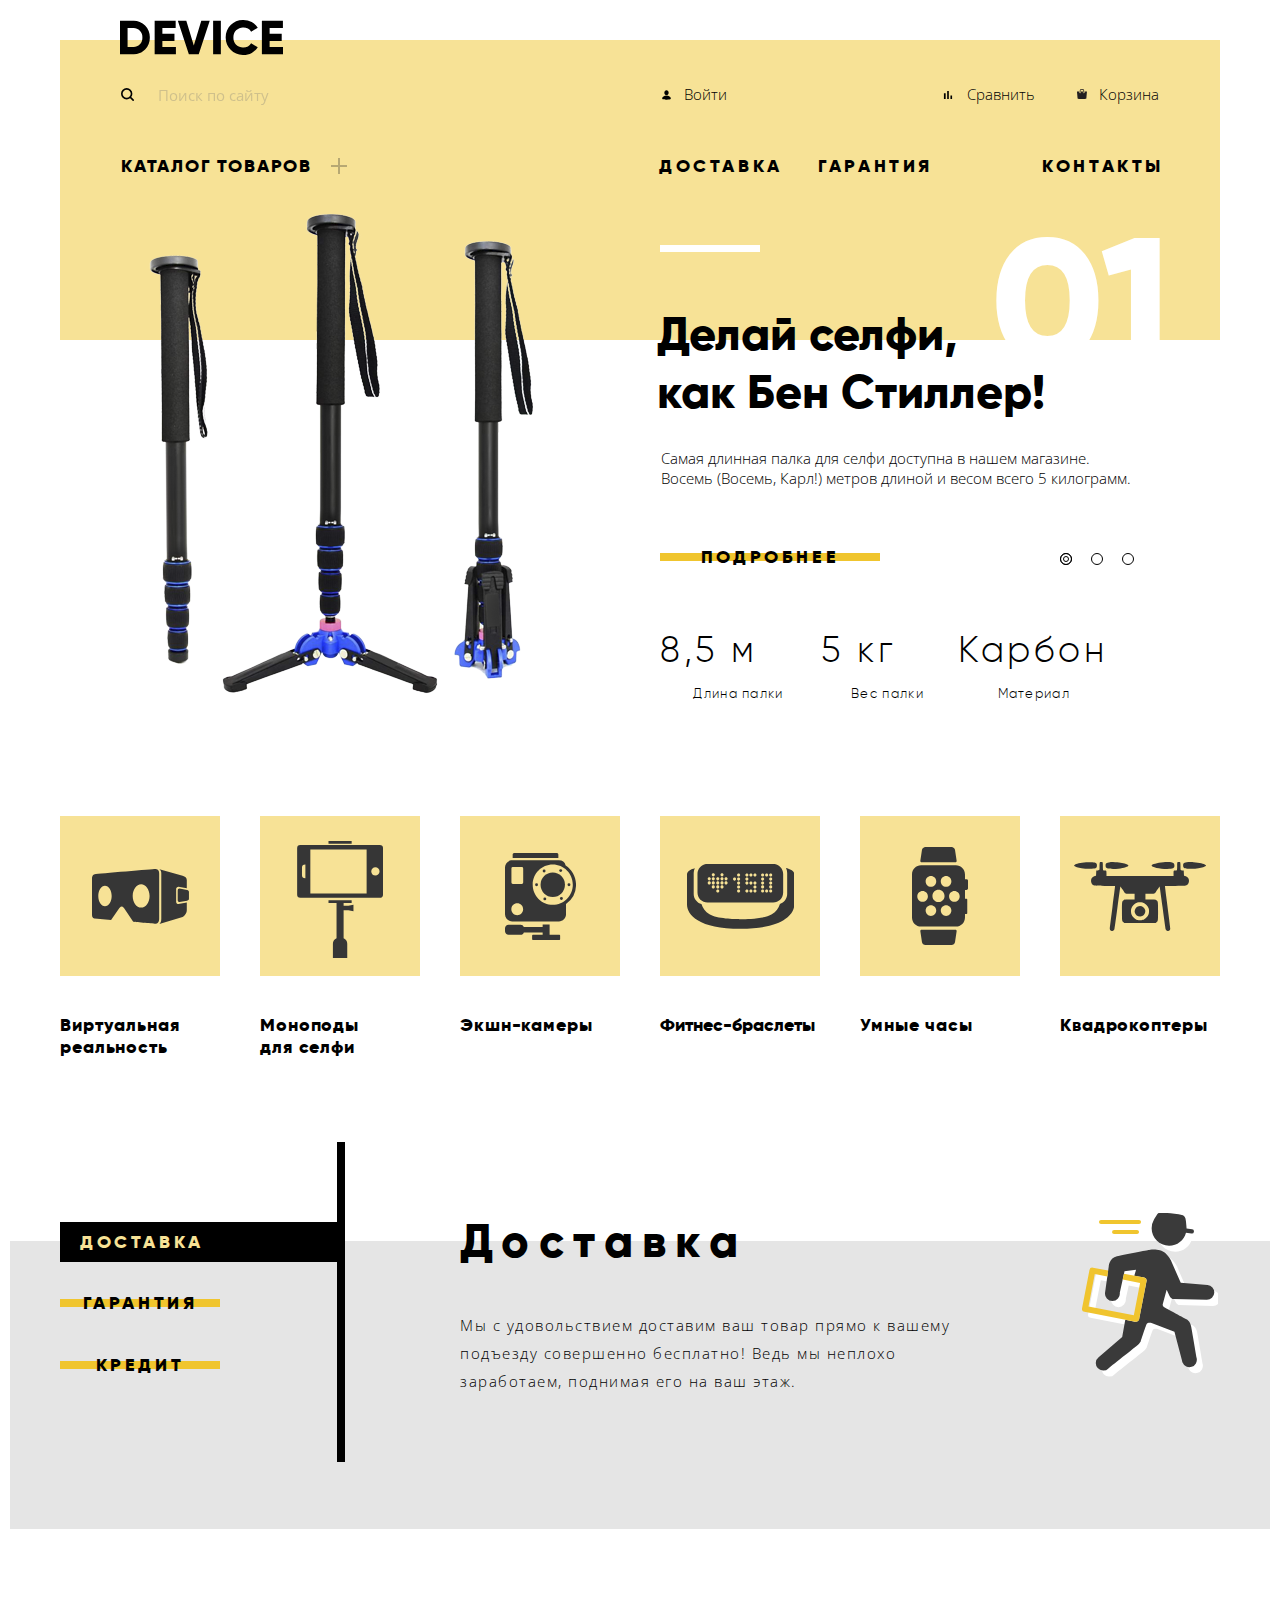
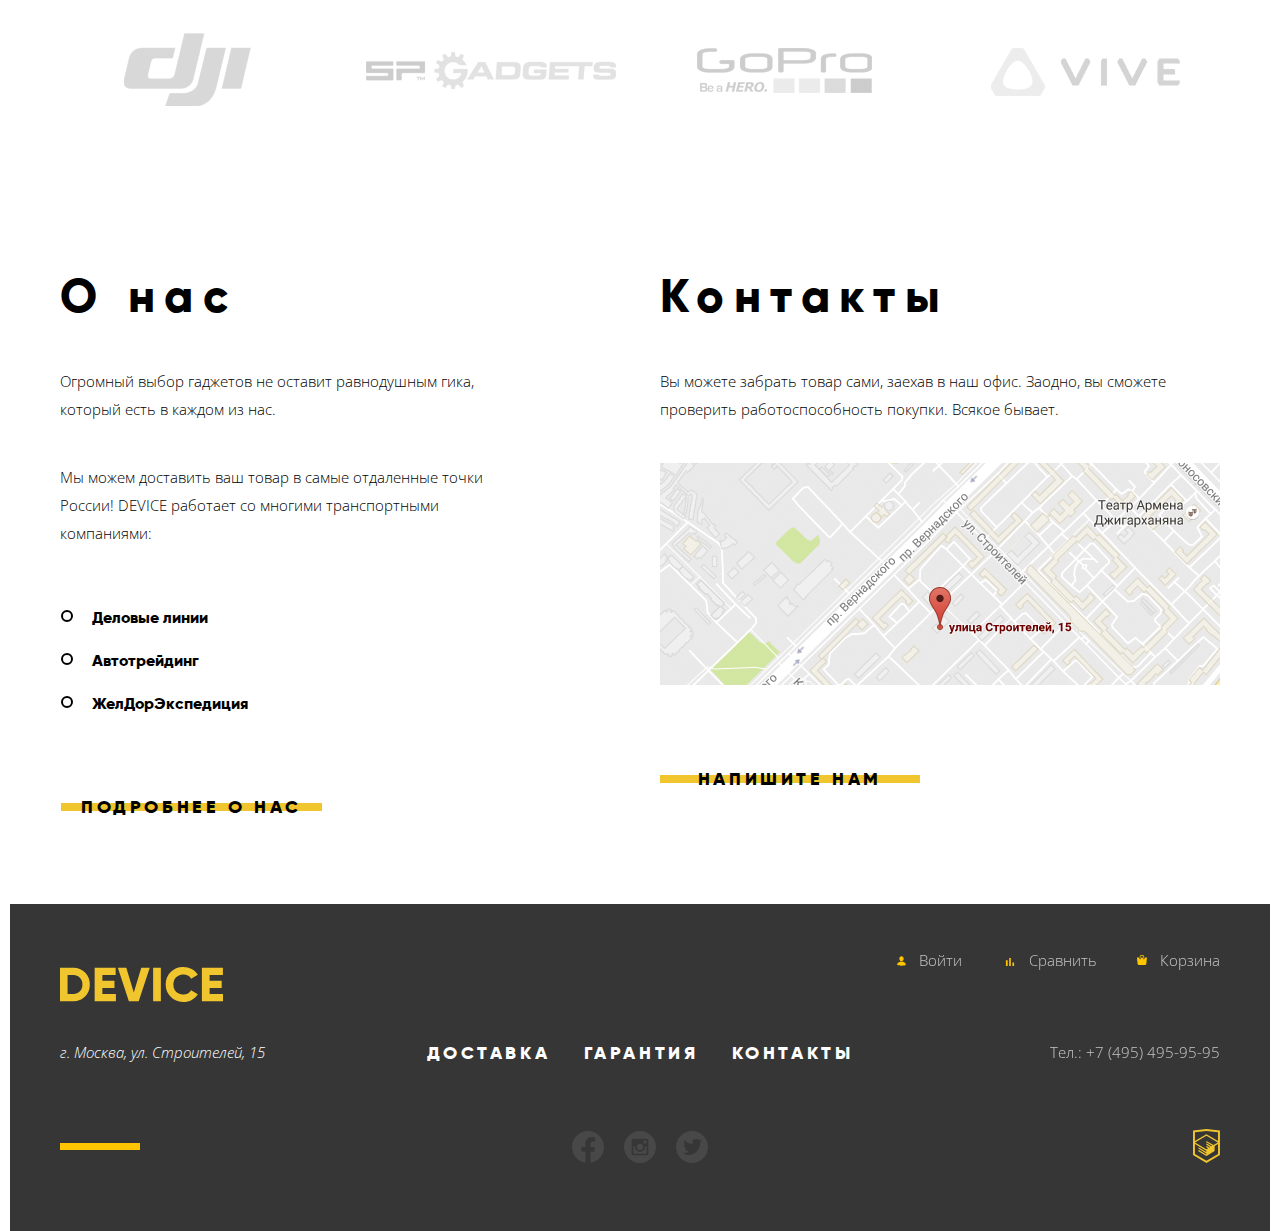
<file: index.html>
<!DOCTYPE html>
<html class="page" lang="ru" xmlns="http://www.w3.org/1999/xhtml">

<head>
  <meta charset="utf-8">
  <link rel="stylesheet" href="css/normalize.css">
  <link rel="stylesheet" href="css/style.min.css">
  <link href="https://fonts.googleapis.com/css2?family=Open+Sans:wght@300&display=swap" rel="stylesheet">
  <title>HTML Academy: Девайс</title>
</head>
<body class="page-body index-page">
<header class="main-header container">
  <a class="main-logo" id="logo">
    <svg width="163" height="35" viewBox="0 0 163 35" fill="none" xmlns="http://www.w3.org/2000/svg">
      <g clip-path="url(#clip0)">
        <path fill-rule="evenodd" clip-rule="evenodd" d="M-0.151001 0.701993V34.302H13.381C15.5624 34.3553 17.7309 33.954 19.7487 33.1235C21.7665 32.2929 23.5892 31.0514 25.101 29.478C26.6506 27.9007 27.8665 26.0273 28.6761 23.9697C29.4857 21.912 29.8724 19.7124 29.813 17.502C29.8724 15.2916 29.4857 13.092 28.6761 11.0343C27.8665 8.97669 26.6506 7.1033 25.101 5.52599C23.5891 3.9527 21.7663 2.7113 19.7486 1.88079C17.7308 1.05028 15.5623 0.648834 13.381 0.701993H-0.151001ZM7.582 26.91V8.09099H13.382C14.5845 8.04309 15.7838 8.24675 16.903 8.68895C18.0223 9.13115 19.0369 9.80215 19.882 10.659C20.7304 11.5766 21.3875 12.6541 21.8149 13.8285C22.2422 15.0029 22.4313 16.2507 22.371 17.499C22.4313 18.7473 22.2423 19.9951 21.8149 21.1695C21.3876 22.3439 20.7305 23.4214 19.882 24.339C19.0371 25.196 18.0225 25.8672 16.9032 26.3094C15.7839 26.7516 14.5845 26.9551 13.382 26.907H7.582V26.91ZM42.382 20.958H54.464V13.658H42.378V8.09099H55.669V0.701993H34.645V34.302H55.91V26.91H42.378V20.958H42.382ZM78.725 34.302L89.744 0.701993H81.286L73.795 25.422L66.304 0.701993H57.847L68.866 34.302H78.725ZM93.125 34.302H100.858V0.701993H93.125V34.302ZM131.74 32.886C134.233 31.574 136.321 29.6076 137.781 27.198L131.111 23.358C130.381 24.659 129.279 25.7121 127.946 26.382C126.505 27.1262 124.903 27.504 123.282 27.482C121.962 27.5449 120.643 27.3343 119.408 26.8635C118.173 26.3927 117.048 25.6718 116.105 24.746C115.195 23.7791 114.489 22.6393 114.028 21.3942C113.568 20.1492 113.362 18.8242 113.423 17.498C113.362 16.1718 113.568 14.8468 114.028 13.6017C114.489 12.3567 115.195 11.2168 116.105 10.25C117.048 9.32422 118.173 8.60333 119.408 8.13252C120.643 7.6617 121.962 7.45113 123.282 7.51399C124.893 7.49098 126.486 7.86172 127.921 8.59399C129.263 9.2718 130.373 10.3326 131.111 11.642L137.781 7.80199C136.294 5.39746 134.191 3.43378 131.691 2.11399C129.109 0.720899 126.216 0.00268346 123.282 0.0259933C113.503 -0.246007 105.485 7.71699 105.691 17.498C105.483 27.279 113.5 35.245 123.279 34.974C126.229 35.0012 129.138 34.283 131.737 32.886H131.74ZM149.621 20.958H161.703V13.658H149.618V8.09099H162.908V0.701993H141.885V34.302H163.15V26.91H149.618V20.958H149.621Z" fill="black"/>
      </g>
      <defs>
        <clipPath>
          <rect width="163" height="35" fill="white"/>
        </clipPath>
      </defs>
    </svg>
  </a>
  <nav class="main-navigation" aria-label="Навигация по сайту">
    <div class="user-navigation-wrapper">
      <form class="form-search" action="https://echo.htmlacademy.ru" method="get">
        <label class="visually-hidden" for="search">Поиск</label>
        <input class="search" type="search" name="search" id="search" placeholder="Поиск по сайту">
        <button class="button-search" type="submit" value="Найти">Найти</button>
      </form>
      <div class="user-navigation">
        <a class="link  user-link enter-link" href="#">Войти</a>
        <div class="link  user-link-wrapper">
          <a class="link  user-link compare-link" href="#">Сравнить</a>
          <a class="link  user-link basket-link" href="#">Корзина</a>
        </div>
      </div>
    </div>
    <div class="site-navigation">
      <div class="catalog-hidden">
        <a class="link catalog-link" href="#"><span>Каталог товаров</span></a>
        <div class="hidden-list">
          <div class="hidden-list-wrapper">
            <div class="hidden-column">
              <a class="link" href="#">Виртуальная реальность</a>
              <a class="link" href="catalog.html#monopods">Моноподы для селфи</a>
              <a class="link" href="#">Экшн-камеры</a>
            </div>
            <div class="hidden-column">
              <a class="link" href="#">Фитнес браслеты</a>
              <a class="link" href="#">Умные часы</a>
            </div>
            <div class="hidden-column">
              <a class="link" href="#">Квадрокоптер</a>
            </div>
          </div>
        </div>
      </div>
      <div class="site-navigation-wrapper">
        <div class="site-link-wrapper">
          <a class="link" href="index.html#delivery">Доставка</a>
          <a class="link" href="#">Гарантия</a>
        </div>
        <a class="link contacts-link" href="index.html#contacts">Контакты</a>
      </div>
    </div>
  </nav>
</header>

<main class="main-page">
  <h1 class="visually-hidden">DEVICE-магазин электронной техники</h1>
  <div class="container">
    <section>
      <h2 class="visually-hidden">Лучшие товары</h2>
      <div class="slider">
        <input class="visually-hidden btn1" type="radio" id="btn1" name="toggle" checked>
        <input class="visually-hidden btn2" type="radio" id="btn2" name="toggle">
        <input class="visually-hidden btn3" type="radio" id="btn3" name="toggle">
        <div class="slider-controls">
          <label for="btn1" aria-label="Первый слайд"></label>
          <label for="btn2" aria-label="Второй слайд"></label>
          <label for="btn3" aria-label="Третий слайд"></label>
        </div>
        <div class="slider-inner">
          <ul class="slides">
            <li class="slide1 slide-item">
              <div class="slide-wrapper">
                <img class="slide-img1" src="img/slider-1.png" alt="Cелфи-палка" width="384" height="486">
                <div class="right-slide-wrapper1">
                  <b class="slide-title">Делай селфи, <br> как Бен Стиллер!</b>
                  <p class="slide-description">Самая длинная палка для селфи доступна в нашем магазине.<br> Восемь (Восемь, Карл!) метров длиной и весом всего 5 килограмм.</p>
                  <a class="link button slide-button" href="catalog.html#monopods">Подробнее</a>
                  <table class="product-features">
                    <caption class="visually-hidden">Характеристики товара</caption>
                    <tr class="slide-table">
                      <td>8,5 м</td>
                      <td>5 кг</td>
                      <td>Карбон</td>
                    </tr>
                    <tr>
                      <th>Длина палки</th>
                      <th>Вес палки</th>
                      <th>Материал</th>
                    </tr>
                  </table>
                </div>
              </div>
            </li>
            <li class="slide2 slide-item">
              <div class="slide-wrapper">
                <img class="slide-img2" src="img/slider-2.png" alt="Фитнес-браслет" width="345" height="485">
                <div class="right-slide-wrapper2">
                  <b class="slide-title">Худеем <br> правильно!</b>
                  <p class="slide-description">Мотивирующие фитнес-браслеты помогут найти в себе силы<br> не пропускать занятия и соблюдать диету.</p>
                  <a class="link button slide-button" href="#">Подробнее</a>
                  <table class="product-features">
                    <caption class="visually-hidden">Характеристики товара</caption>
                    <tr>
                      <td>48 часов</td>
                    </tr>
                    <tr>
                      <th>Без подзарядки</th>
                    </tr>
                  </table>
                </div>
              </div>
            </li>
            <li class="slide3 slide-item">
              <div class="slide-wrapper">
                <img class="slide-3" src="img/slider-3.png" alt="Квадрокоптер" width="526" height="334">
                <div class="right-slide-wrapper3">
                  <b class="slide-title">Порхает как бабочка, <br> жалит как пчела!</b>
                  <p class="slide-description">Этот обычный, на первый взгляд, квадрокоптер оснащен<br> мощным лазером, замаскированным под стандартную камеру.</p>
                  <a class="link button slide-button" href="#">Подробнее</a>
                  <table class="product-features">
                    <caption class="visually-hidden">Характеристики товара</caption>
                    <tr>
                      <td>800 м</td>
                      <td>50 м</td>
                    </tr>
                    <tr>
                      <th>Дальность полета</th>
                      <th>Радиус поражения</th>
                    </tr>
                  </table>
                </div>
              </div>
            </li>
          </ul>
        </div>
      </div>
    </section>
  </div>

  <section class="catalog-products">
    <div class="container">
      <div class="catalog">
        <h2 class="visually-hidden">Каталог товаров</h2>
        <ul class="catalog-list">
          <li class="catalog-item">
            <a class="link" href="#">
              <div class="catalog-wrapper">
                <img class="popular-1" src="img/popular-1.svg" alt="Очки виртуальной реальности" width="97" height="55">
              </div>
              <h3>Виртуальная<br>реальность</h3>
            </a>
          </li>
          <li class="catalog-item">
            <a class="link" href="catalog.html#monopods">
              <div class="catalog-wrapper">
                <img class="popular-2" src="img/popular-2.svg" alt="Монопод для селфи" width="86" height="117">
              </div>
              <h3>Моноподы<br>для селфи</h3>
            </a>
          </li>
          <li class="catalog-item">
            <a class="link" href="#">
              <div class="catalog-wrapper">
                <img class="popular-3" src="img/popular-3.svg" alt="Экшн-камера" width="71" height="87">
              </div>
              <h3>Экшн-камеры</h3>
            </a>
          </li>
          <li class="catalog-item ">
            <a class="link" href="#">
              <div class="catalog-wrapper">
                <img class="popular-4" src="img/popular-4.svg" alt="Фитнес браслет" width="107" height="65">
              </div>
              <h3 class="catalog-title">Фитнес-браслеты</h3>
            </a>
          </li>
          <li class="catalog-item">
            <a class="link" href="#">
              <div class="catalog-wrapper">
                <img class="popular-5" src="img/popular-5.svg" alt="Умные часы" width="56" height="98">
              </div>
              <h3>Умные часы</h3>
            </a>
          </li>
          <li class="catalog-item">
            <a class="link" href="#">
              <div class="catalog-wrapper">
                <img class="popular-6" src="img/popular-6.svg" alt="Квадрокоптер" width="132" height="69">
              </div>
              <h3>Квадрокоптеры</h3>
            </a>
          </li>
        </ul>
      </div>
    </div>
  </section>

  <section class="service-options">
    <div class="container">
      <div class="service-slider">
        <input class="visually-hidden btn-1" type="radio" id="btn-1" name="toggle" checked>
        <input class="visually-hidden btn-2" type="radio" id="btn-2" name="toggle">
        <input class="visually-hidden btn-3" type="radio" id="btn-3" name="toggle">
        <div class="service-controls">
          <label for="btn-1" aria-label="Первый слайд" tabindex="0">Доставка</label>
          <Label for="btn-2" aria-label="Второй слайд" tabindex="0">Гарантия</Label>
          <label for="btn-3" aria-label="Третий слайд" tabindex="0">Кредит</label>
        </div>
        <div class="service-inner">
          <ul class="service-list">
            <li class="option-item-1 slide-option">
              <div class="slide-option-wrapper" id="delivery">
                <h2>Доставка</h2>
                <p>Мы с удовольствием доставим ваш товар прямо к вашему подъезду совершенно бесплатно! Ведь мы неплохо заработаем, поднимая его на ваш этаж.</p>
              </div>
            </li>
            <li class="option-item-2 slide-option ">
              <div class="slide-option-wrapper" id="warranty">
                <h2>Гарантия</h2>
                <p>Если из-за возгорания купленного у нас товара у вас сгорит дом — не переживайте, мы выдадим вам новый. <br> Товар, не дом, конечно же.</p>
              </div>
            </li>
            <li class="option-item-3 slide-option">
              <div class="slide-option-wrapper">
                <h2>Кредит</h2>
                <p>Залезть в долговую яму стало проще! Кредитные консультанты подберут для вас наиболее выгодные <br>условия кредита. Выгодные для нашего банка, разумеется.</p>
              </div>
            </li>
          </ul>
        </div>
      </div>
    </div>
  </section>

  <section class="partners">
    <div class="container">
      <h2 class="visually-hidden">Наши партнеры</h2>
      <ul class="partners-list">
        <li class="Dji">
          <img src="img/logo-1grey.png" alt="Dji" width="260" height="100">
        </li>
        <li class="GADGETS">
          <img src="img/logo-2grey.png" alt="SP GADGETS" width="260" height="100">
        </li>
        <li class="GoPro">
          <img src="img/logo-3grey.png" alt="GoPro  Be a HERO." width="260" height="100">
        </li>
        <li class="VIVE">
          <img src="img/logo-4grey.png" alt="VIVE" width="260" height="100">
        </li>
      </ul>
    </div>
  </section>

  <div class="container">
    <div class="index-columns">
      <section class="about-us">
        <h2 class="about-us-title">О нас</h2>
        <p class="about-us-index">Огромный выбор гаджетов не оставит равнодушным гика, который есть в каждом из нас.</p>
        <p class="about-us-index">Мы можем доставить ваш товар в самые отдаленные точки России! DEVICE работает со многими транспортными компаниями:</p>
        <ul class="delivery">
          <li class="delivery-item">
            <a class="link delivery-link" href="#">Деловые линии</a>
          </li>
          <li class="delivery-item">
            <a class="link delivery-link" href="#">Автотрейдинг</a>
          </li>
          <li class="delivery-item">
            <a class="link delivery-link" href="#">ЖелДорЭкспедиция</a>
          </li>
        </ul>
        <a class="link button columns-button" href=" #"> Подробнее о нас</a>
      </section>


      <section class="contacts" id="contacts">
        <h2 class="contacts-title">Контакты</h2>
        <p class="contacts-description">Вы можете забрать товар сами, заехав в наш офис. Заодно, вы сможете проверить работоспособность покупки. Всякое бывает.</p>
        <a class="contacts-map" href="#">
          <img src="img/map.png" alt="Карта" width="560" height="222">
        </a>
        <a class="link button columns-button feedback-button" href="#">Напишите нам</a>
      </section>
    </div>
  </div>
</main>

<footer class="main-footer">
  <div class="container">
    <section class="footer-left-column">
      <a href="#logo" aria-label="Перейти в начало страницы">
        <svg width="163" height="35" viewBox="0 0 163 35" fill="none" xmlns="http://www.w3.org/2000/svg">
          <g clip-path="url(#clip0)">
            <path fill-rule="evenodd" clip-rule="evenodd" d="M-0.151001 0.702054V34.3021H13.381C15.5624 34.3554 17.7309 33.954 19.7487 33.1235C21.7665 32.293 23.5892 31.0515 25.101 29.4781C26.6506 27.9008 27.8665 26.0274 28.6761 23.9697C29.4857 21.9121 29.8724 19.7124 29.813 17.5021C29.8724 15.2917 29.4857 13.092 28.6761 11.0344C27.8665 8.97675 26.6506 7.10336 25.101 5.52605C23.5891 3.95276 21.7663 2.71136 19.7486 1.88085C17.7308 1.05034 15.5623 0.648895 13.381 0.702054H-0.151001ZM7.582 26.9101V8.09105H13.382C14.5845 8.04315 15.7838 8.24682 16.903 8.68901C18.0223 9.13121 19.0369 9.80221 19.882 10.6591C20.7304 11.5767 21.3875 12.6542 21.8149 13.8286C22.2422 15.003 22.4313 16.2508 22.371 17.4991C22.4313 18.7474 22.2423 19.9952 21.8149 21.1696C21.3876 22.344 20.7305 23.4215 19.882 24.3391C19.0371 25.1961 18.0225 25.8672 16.9032 26.3094C15.7839 26.7517 14.5845 26.9552 13.382 26.9071H7.582V26.9101ZM42.382 20.9581H54.464V13.6581H42.378V8.09105H55.669V0.702054H34.645V34.3021H55.91V26.9101H42.378V20.9581H42.382ZM78.725 34.3021L89.744 0.702054H81.286L73.795 25.4221L66.304 0.702054H57.847L68.866 34.3021H78.725ZM93.125 34.3021H100.858V0.702054H93.125V34.3021ZM131.74 32.8861C134.233 31.574 136.321 29.6076 137.781 27.1981L131.111 23.3581C130.381 24.659 129.279 25.7121 127.946 26.3821C126.505 27.1263 124.903 27.5041 123.282 27.4821C121.962 27.5449 120.643 27.3343 119.408 26.8635C118.173 26.3927 117.048 25.6718 116.105 24.7461C115.195 23.7792 114.489 22.6394 114.028 21.3943C113.568 20.1492 113.362 18.8242 113.423 17.4981C113.362 16.1719 113.568 14.8469 114.028 13.6018C114.489 12.3567 115.195 11.2169 116.105 10.2501C117.048 9.32428 118.173 8.60339 119.408 8.13258C120.643 7.66177 121.962 7.45119 123.282 7.51405C124.893 7.49104 126.486 7.86178 127.921 8.59405C129.263 9.27186 130.373 10.3327 131.111 11.6421L137.781 7.80205C136.294 5.39752 134.191 3.43384 131.691 2.11405C129.109 0.72096 126.216 0.0027445 123.282 0.0260544C113.503 -0.245946 105.485 7.71705 105.691 17.4981C105.483 27.2791 113.5 35.2451 123.279 34.9741C126.229 35.0013 129.138 34.2831 131.737 32.8861H131.74ZM149.621 20.9581H161.703V13.6581H149.618V8.09105H162.908V0.702054H141.885V34.3021H163.15V26.9101H149.618V20.9581H149.621Z" fill="#F0C52E"/>
          </g>
          <defs>
            <clipPath>
              <rect width="163" height="35" fill="white"/>
            </clipPath>
          </defs>
        </svg>
      </a>
      <address>г. Москва, ул. Строителей, 15</address>
    </section>
    <section class="footer-middle-column">
      <ul class="site-footer-navigation">
        <li class="footer-navigation-item">
          <a class="link navigation-link" href="index.html#delivery">Доставка</a>
        </li>
        <li class="footer-navigation-item">
          <a class="link navigation-link" href="#">Гарантия</a>
        </li>
        <li class="footer-navigation-item">
          <a class="link navigation-link" href="index.html#contacts">Контакты</a>
        </li>
      </ul>
      <ul class="social-button">
        <li class="social-link">
          <a href="#">
            <span class="visually-hidden">Facebook</span>
            <svg width="32" height="32" viewBox="0 0 32 32" fill="none" xmlns="http://www.w3.org/2000/svg">
              <path d="M31.9973 16C31.9973 7.16267 24.8347 0 15.9987 0C7.16267 0 0 7.16267 0 16C0 23.984 5.85067 30.6027 13.4987 31.8027V20.624H9.43733V15.9987H13.4987V12.4747C13.4987 8.464 15.888 6.24933 19.5413 6.24933C21.292 6.24933 23.1227 6.56133 23.1227 6.56133V10.4987H21.1067C19.12 10.4987 18.5 11.732 18.5 12.9973V16H22.9373L22.228 20.6253H18.5V31.804C26.148 30.604 31.9987 23.9853 31.9987 16H31.9973Z" fill="white" fill-opacity="0.3"/>
            </svg>
          </a>
        </li>
        <li class="social-link">
          <a href="#">
            <span class="visually-hidden">Instagram</span>
            <svg width="32" height="32" viewBox="0 0 32 32" fill="none" xmlns="http://www.w3.org/2000/svg">
              <path d="M21 16C21 17.3261 20.4732 18.5979 19.5355 19.5355C18.5979 20.4732 17.3261 21 16 21C14.6739 21 13.4021 20.4732 12.4645 19.5355C11.5268 18.5979 11 17.3261 11 16C11 15.715 11.03 15.4367 11.0817 15.1667H9.33333V21.8283C9.33333 22.2917 9.70833 22.6667 10.1717 22.6667H21.83C22.0521 22.6662 22.2649 22.5777 22.4217 22.4205C22.5786 22.2634 22.6667 22.0504 22.6667 21.8283V15.1667H20.9183C20.97 15.4367 21 15.715 21 16ZM16 19.3333C16.4378 19.3332 16.8714 19.2469 17.2759 19.0792C17.6803 18.9116 18.0478 18.6659 18.3574 18.3562C18.6669 18.0465 18.9124 17.6789 19.0799 17.2743C19.2473 16.8698 19.3334 16.4362 19.3333 15.9983C19.3332 15.5605 19.2469 15.1269 19.0792 14.7225C18.9116 14.318 18.6659 13.9505 18.3562 13.641C18.0465 13.3314 17.6789 13.0859 17.2743 12.9185C16.8698 12.751 16.4362 12.6649 15.9983 12.665C15.1141 12.6652 14.2661 13.0167 13.641 13.6421C13.0158 14.2676 12.6648 15.1157 12.665 16C12.6652 16.8843 13.0167 17.7322 13.6421 18.3574C14.2676 18.9825 15.1157 19.3336 16 19.3333ZM20 12.5H21.9983C22.1311 12.5 22.2584 12.4474 22.3525 12.3537C22.4465 12.2599 22.4996 12.1328 22.5 12V10.0017C22.5 9.86862 22.4471 9.74102 22.3531 9.64693C22.259 9.55285 22.1314 9.5 21.9983 9.5H20C19.8669 9.5 19.7393 9.55285 19.6453 9.64693C19.5512 9.74102 19.4983 9.86862 19.4983 10.0017V12C19.5 12.275 19.725 12.5 20 12.5ZM16 0C11.7565 0 7.68687 1.68571 4.68629 4.68629C1.68571 7.68687 0 11.7565 0 16C0 20.2435 1.68571 24.3131 4.68629 27.3137C7.68687 30.3143 11.7565 32 16 32C18.1012 32 20.1817 31.5861 22.1229 30.7821C24.0641 29.978 25.828 28.7994 27.3137 27.3137C28.7994 25.828 29.978 24.0641 30.7821 22.1229C31.5861 20.1817 32 18.1012 32 16C32 13.8989 31.5861 11.8183 30.7821 9.87706C29.978 7.93586 28.7994 6.17203 27.3137 4.68629C25.828 3.20055 24.0641 2.022 22.1229 1.21793C20.1817 0.413852 18.1012 0 16 0ZM24.3333 22.4817C24.3333 23.5 23.5 24.3333 22.4817 24.3333H9.51833C8.5 24.3333 7.66667 23.5 7.66667 22.4817V9.51833C7.66667 8.5 8.5 7.66667 9.51833 7.66667H22.4817C23.5 7.66667 24.3333 8.5 24.3333 9.51833V22.4817Z" fill="white" fill-opacity="0.3"/>
            </svg>
          </a>
        </li>
        <li class="social-link">
          <a href="#">
            <span class="visually-hidden">Twitter</span>
            <svg width="32" height="32" viewBox="0 0 32 32" fill="none" xmlns="http://www.w3.org/2000/svg">
              <path d="M16 32C13.8333 32 11.7604 31.5781 9.78125 30.7344C7.80208 29.8906 6.09896 28.7552 4.67188 27.3281C3.24479 25.901 2.10938 24.1979 1.26562 22.2188C0.421875 20.2396 0 18.1667 0 16C0 13.8333 0.421875 11.7604 1.26562 9.78125C2.10938 7.80208 3.24479 6.09896 4.67188 4.67188C6.09896 3.24479 7.80208 2.10938 9.78125 1.26562C11.7604 0.421875 13.8333 0 16 0C18.1667 0 20.2396 0.421875 22.2188 1.26562C24.1979 2.10938 25.901 3.24479 27.3281 4.67188C28.7552 6.09896 29.8906 7.80208 30.7344 9.78125C31.5781 11.7604 32 13.8333 32 16C32 18.1667 31.5781 20.2396 30.7344 22.2188C29.8906 24.1979 28.7552 25.901 27.3281 27.3281C25.901 28.7552 24.1979 29.8906 22.2188 30.7344C20.2396 31.5781 18.1667 32 16 32ZM25.4062 8C25.2812 8.0625 25.0938 8.17708 24.8438 8.34375L24.2344 8.75L23.6562 9.0625L23 9.28125C22.2292 8.42708 21.2812 8 20.1562 8C17.7188 8 16.5 9.02083 16.5 11.0625V12.9062C13.1458 12.7396 10.5729 11.5104 8.78125 9.21875C8.26042 9.76042 8 10.3542 8 11C8 12.375 8.51042 13.4167 9.53125 14.125C9.40625 14.125 9.22917 14.1354 9 14.1562C8.77083 14.1771 8.58854 14.1771 8.45312 14.1562C8.31771 14.1354 8.16667 14.0833 8 14C8 14.9583 8.25521 15.7552 8.76562 16.3906C9.27604 17.026 9.97917 17.4375 10.875 17.625C10.6667 17.875 10.375 18 10 18C9.66667 18 9.375 17.9062 9.125 17.7188C9.125 18.5312 9.51562 19.1615 10.2969 19.6094C11.0781 20.0573 11.9583 20.2917 12.9375 20.3125C12.5625 20.875 12.0156 21.2969 11.2969 21.5781C10.5781 21.8594 9.8125 22 9 22C8.70833 22 8.30729 21.9271 7.79688 21.7812C7.28646 21.6354 7.02083 21.5625 7 21.5625C7.33333 22.2292 8.01562 22.8021 9.04688 23.2812C10.0781 23.7604 11.3854 24 12.9688 24C14.3646 24 15.6667 23.7552 16.875 23.2656C18.0833 22.776 19.1146 22.125 19.9688 21.3125C20.8229 20.5 21.5573 19.5729 22.1719 18.5312C22.7865 17.4896 23.2448 16.4115 23.5469 15.2969C23.849 14.1823 24 13.0833 24 12C24 11.9583 24.125 11.8698 24.375 11.7344C24.625 11.599 24.9167 11.4167 25.25 11.1875C25.5833 10.9583 25.8333 10.7188 26 10.4688C24.875 10.4688 24.125 10.4896 23.75 10.5312C24.4792 10.0938 25.0312 9.25 25.4062 8Z" fill="white" fill-opacity="0.3"/>
            </svg>
          </a>
        </li>
      </ul>
    </section>
    <section class="footer-right-column">
      <div class="user-footer-navigation">
        <div class="footer-user-link">
          <svg class="login-footer-icon" width="13" height="14" viewBox="0 0 13 14" fill="none"
               xmlns="http://www.w3.org/2000/svg">
            <path d="M6.49996 2.33325C7.69704 2.33325 8.66663 3.37742 8.66663 4.66659C8.66663 5.95575 7.69704 6.99992 6.49996 6.99992C5.30288 6.99992 4.33329 5.95575 4.33329 4.66659C4.33329 3.37742 5.30288 2.33325 6.49996 2.33325ZM6.49996 11.6666C6.49996 11.6666 10.8333 11.6666 10.8333 10.4999C10.8333 9.09992 8.72079 7.58325 6.49996 7.58325C4.27913 7.58325 2.16663 9.09992 2.16663 10.4999C2.16663 11.6666 6.49996 11.6666 6.49996 11.6666Z" fill="#FFC600"/>
          </svg>
          <a class="link user-link enter-link" href="#">Войти</a>
        </div>
        <div class="footer-user-link">
          <svg class="compare-footer-icon" width="14" height="14" viewBox="0 0 14 14" fill="none" xmlns="http://www.w3.org/2000/svg">
            <path d="M2.91675 5.36675H4.66675V11.0834H2.91675V5.36675ZM6.18342 2.91675H7.81675V11.0834H6.18342V2.91675ZM9.45008 7.58342H11.0834V11.0834H9.45008V7.58342Z" fill="#FFC600"/>
          </svg>
          <a class="link user-link compare-link" href="#">Сравнить</a>
        </div>
        <div class="footer-user-link">
          <svg class="basket-footer-icon" width="10" height="10" viewBox="0 0 10 10" fill="none" xmlns="http://www.w3.org/2000/svg">
            <g clip-path="url(#clip0)">
              <path d="M9.86215 2.52161C9.79278 2.43982 9.69341 2.39307 9.58927 2.39307H7.65774V3.41871C7.65774 3.88999 7.25359 4.27341 6.75684 4.27341C6.26008 4.27341 5.85593 3.88999 5.85593 3.41871V2.39307H4.05413V3.41871C4.05413 3.88999 3.64999 4.27341 3.15323 4.27341C2.65648 4.27341 2.25233 3.88999 2.25233 3.41871V2.39307H0.32089C0.216656 2.39307 0.117286 2.43982 0.0479169 2.52161C-0.0215425 2.60341 -0.0544254 2.71247 -0.0425335 2.82136L0.605665 8.78452C0.617737 9.45683 1.14179 9.9999 1.78431 9.9999H8.12584C8.76828 9.9999 9.29233 9.45683 9.30449 8.78443L9.95269 2.82127C9.96449 2.71247 9.93161 2.60341 9.86215 2.52161Z" fill="#FFC600"/>
              <path d="M3.15333 3.76068C3.35207 3.76068 3.51369 3.60735 3.51369 3.4188V1.53846C3.51369 1.01051 4.07486 0.683761 4.59477 0.683761H5.49567C6.04288 0.683761 6.39657 1.01923 6.39657 1.53846V3.4188C6.39657 3.60735 6.55829 3.76068 6.75693 3.76068C6.95558 3.76068 7.11729 3.60735 7.11729 3.4188V1.53846C7.11729 0.647009 6.43531 0 5.49567 0H4.59477C3.60126 0 2.79297 0.690171 2.79297 1.53846V3.4188C2.79297 3.60735 2.95459 3.76068 3.15333 3.76068Z" fill="#FFC600"/>
            </g>
            <defs>
              <clipPath><rect width="10" height="10" fill="white"/>
              </clipPath>
            </defs>
          </svg>
          <a class="link user-link basket-link" href="#">Корзина</a>
        </div>
      </div>
      <a class="link phone" href="tel:+74954959595">Тел.: +7 (495) 495-95-95</a>
      <a class="htmlacademy" href="https://htmlacademy.ru/intensive/htmlcss" aria-label="Лендинг интенсива htmlacademy">
        <svg width="27" height="34" viewBox="0 0 27 34" fill="none" xmlns="http://www.w3.org/2000/svg">
          <g clip-path="url(#clip0)">
            <path d="M13.62 0.0169551L13.472 0L0 1.40827V26.0042L13.473 34L26.903 26.0311L26.945 26.0062V1.40827L13.62 0.0169551ZM25.019 12.095L13.495 5.31992L13.494 5.21619L13.407 5.26606L13.319 5.21021V5.31892L1.925 12.086V3.13869L13.473 1.92989L25.02 3.13869V12.095H25.019ZM13.405 6.76908L24.923 13.4644L20.444 16.0974L13.351 11.8875L13.337 13.2988L19.241 16.8025L18.381 17.3082L13.351 14.3241L13.337 15.7353L17.164 18.0043L16.382 18.526L13.351 16.7437L13.337 18.1529L15.19 19.2411L13.39 20.3192L2.034 13.586L13.405 6.76908ZM1.925 15.0871L13.336 21.8601L13.352 22.9014L5.41 18.1859L5.395 19.5981L13.374 24.3805L13.392 25.4536L5.419 20.7261L5.406 22.1364L13.427 26.9457L13.473 26.9706L21.616 22.1115L21.605 16.9481L25.02 14.9175V24.9121L13.472 31.7659L1.925 24.9131V15.0871Z" fill="#F0C52E"/>
          </g>
          <defs>
            <clipPath>
              <rect width="26.943" height="34" fill="white"/>
            </clipPath>
          </defs>
        </svg>
      </a>
    </section>
  </div>
</footer>

<section class="modal modal-feedback">
  <h2 class="visually-hidden">Форма обратной связи</h2>
  <button class="modal-close" type="button" aria-label="Закрыть"></button>
  <form class="feedback-form" action="https://echo.htmlacademy.ru" method="post">
    <div class="feedback-wrapper">
      <p>
        <label for="name">Ваше имя:</label>
        <input class="name-user" type="text" name="name" id="name" placeholder="Имя Фамилия">
      </p>
      <p>
        <label for="email">Ваш e-mail:</label>
        <input class="email-user" type="email" name="email" id="email" placeholder="email@example.com">
      </p>
    </div>
    <p class="letter">
      <label for="text-letter">Текст письма:</label>
      <input type="text" name="text-letter" id="text-letter" placeholder="В свободной форме">
    </p>
    <button class="modal-button" type="submit">Отправить</button>
  </form>
</section>

<section class="modal modal-map">
  <h2 class="visually-hidden">Как до нас добраться</h2>
  <button class="modal-close" type="button" aria-label="Закрыть"></button>
  <iframe src="https://www.google.com/maps/embed?pb=!1m18!1m12!1m3!1d2249.112548877999!2d37.52742931552118!3d55.687030980535795!2m3!1f0!2f0!3f0!3m2!1i1024!2i768!4f13.1!3m3!1m2!1s0x46b54cf65f5c8955%3A0x694710ccd55501e!2z0YPQuy4g0KHRgtGA0L7QuNGC0LXQu9C10LksIDE1LCDQnNC-0YHQutCy0LAsIDExOTMxMQ!5e0!3m2!1sru!2sru!4v1593422195738!5m2!1sru!2sru" width="944" height="563" style="border:0;" allowfullscreen="" aria-hidden="false" tabindex="0" title="г. Москва, ул. Строителей, 15"></iframe>
  <p class="visually-hidden">
    <img src="img/map-big.png" width="944" height="554" alt="Адрес интернет-магазина г. Москва, ул. Строителей, 15">
  </p>
</section>

<script src="js/js.min.js"></script>
</body>
</html>
</file>
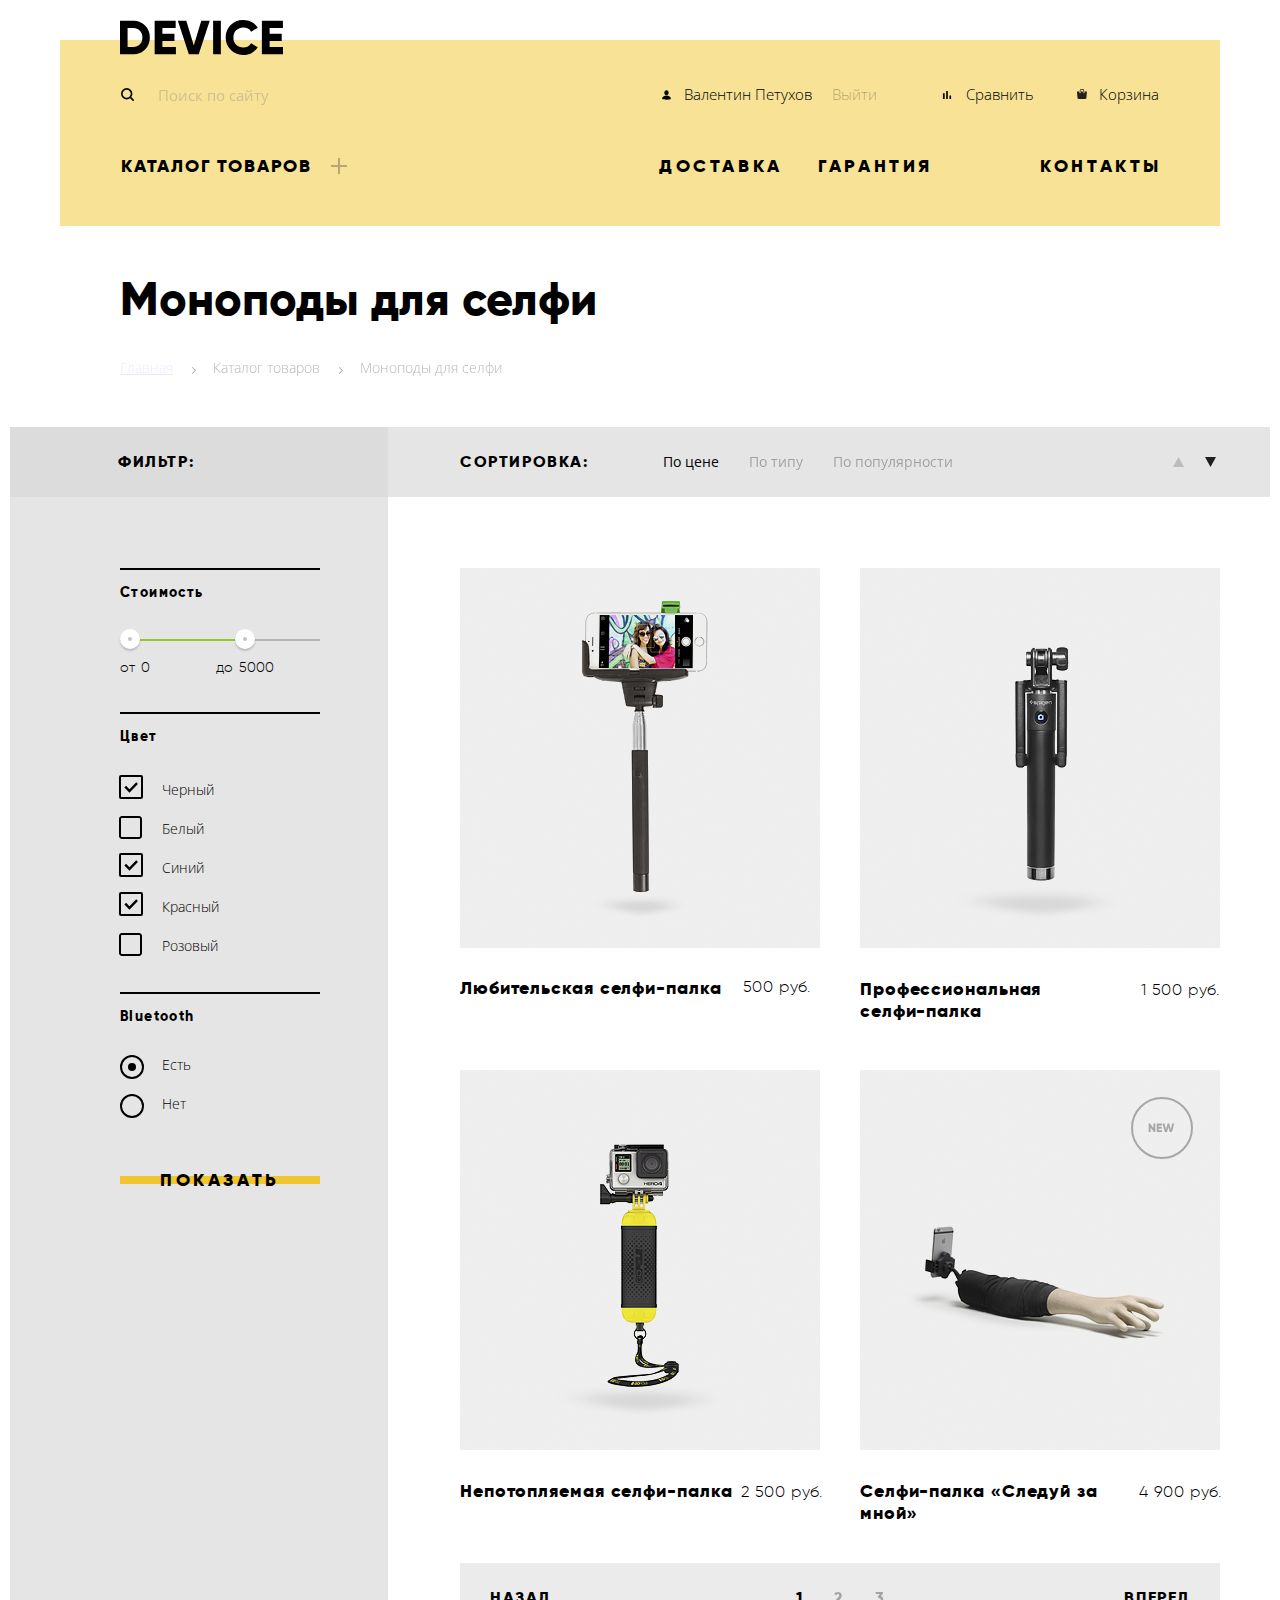
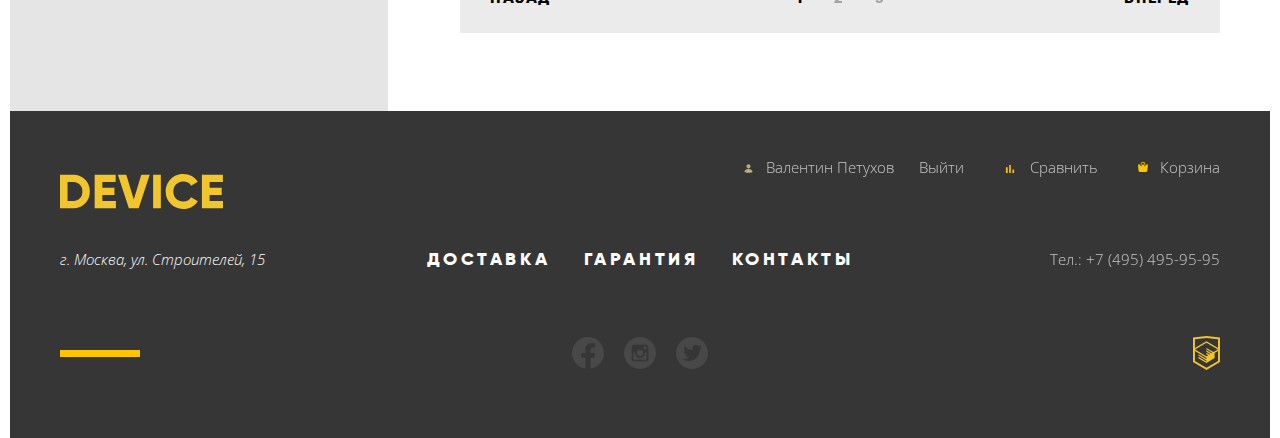
<file: catalog.html>
<!DOCTYPE html>
<html lang="ru">
<head>
  <meta charset="utf-8">
  <link rel="stylesheet" href="css/normalize.css">
  <link rel="stylesheet" href="css/style.min.css">
  <link href="https://fonts.googleapis.com/css2?family=Open+Sans:wght@300&display=swap" rel="stylesheet">
  <title>HTML Academy: Девайс</title>
</head>
<body class="page-body inner-page">
<header class="main-header">
  <a class="header-logo" href="index.html">
    <svg width="163" height="35" viewBox="0 0 163 35" fill="none" xmlns="http://www.w3.org/2000/svg">
      <g clip-path="url(#clip0)">
        <path fill-rule="evenodd" clip-rule="evenodd" d="M-0.151001 0.701993V34.302H13.381C15.5624 34.3553 17.7309 33.954 19.7487 33.1235C21.7665 32.2929 23.5892 31.0514 25.101 29.478C26.6506 27.9007 27.8665 26.0273 28.6761 23.9697C29.4857 21.912 29.8724 19.7124 29.813 17.502C29.8724 15.2916 29.4857 13.092 28.6761 11.0343C27.8665 8.97669 26.6506 7.1033 25.101 5.52599C23.5891 3.9527 21.7663 2.7113 19.7486 1.88079C17.7308 1.05028 15.5623 0.648834 13.381 0.701993H-0.151001ZM7.582 26.91V8.09099H13.382C14.5845 8.04309 15.7838 8.24675 16.903 8.68895C18.0223 9.13115 19.0369 9.80215 19.882 10.659C20.7304 11.5766 21.3875 12.6541 21.8149 13.8285C22.2422 15.0029 22.4313 16.2507 22.371 17.499C22.4313 18.7473 22.2423 19.9951 21.8149 21.1695C21.3876 22.3439 20.7305 23.4214 19.882 24.339C19.0371 25.196 18.0225 25.8672 16.9032 26.3094C15.7839 26.7516 14.5845 26.9551 13.382 26.907H7.582V26.91ZM42.382 20.958H54.464V13.658H42.378V8.09099H55.669V0.701993H34.645V34.302H55.91V26.91H42.378V20.958H42.382ZM78.725 34.302L89.744 0.701993H81.286L73.795 25.422L66.304 0.701993H57.847L68.866 34.302H78.725ZM93.125 34.302H100.858V0.701993H93.125V34.302ZM131.74 32.886C134.233 31.574 136.321 29.6076 137.781 27.198L131.111 23.358C130.381 24.659 129.279 25.7121 127.946 26.382C126.505 27.1262 124.903 27.504 123.282 27.482C121.962 27.5449 120.643 27.3343 119.408 26.8635C118.173 26.3927 117.048 25.6718 116.105 24.746C115.195 23.7791 114.489 22.6393 114.028 21.3942C113.568 20.1492 113.362 18.8242 113.423 17.498C113.362 16.1718 113.568 14.8468 114.028 13.6017C114.489 12.3567 115.195 11.2168 116.105 10.25C117.048 9.32422 118.173 8.60333 119.408 8.13252C120.643 7.6617 121.962 7.45113 123.282 7.51399C124.893 7.49098 126.486 7.86172 127.921 8.59399C129.263 9.2718 130.373 10.3326 131.111 11.642L137.781 7.80199C136.294 5.39746 134.191 3.43378 131.691 2.11399C129.109 0.720899 126.216 0.00268346 123.282 0.0259933C113.503 -0.246007 105.485 7.71699 105.691 17.498C105.483 27.279 113.5 35.245 123.279 34.974C126.229 35.0012 129.138 34.283 131.737 32.886H131.74ZM149.621 20.958H161.703V13.658H149.618V8.09099H162.908V0.701993H141.885V34.302H163.15V26.91H149.618V20.958H149.621Z" fill="black"/>
      </g>
      <defs>
        <clipPath>
          <rect width="163" height="35" fill="white"/>
        </clipPath>
      </defs>
    </svg>
  </a>
  <nav class="main-navigation" aria-label="Навигация по сайту">
    <div class="container">
      <div class="user-navigation-wrapper">
        <form class="form-search" action="https://echo.htmlacademy.ru" method="get">
          <label class="visually-hidden" for="search">Поиск</label>
          <input class="search" type="search" name="search" id="search" placeholder="Поиск по сайту">
          <button class="button-search" type="submit" value="Найти">Найти</button>
        </form>
        <div class="user-navigation">
          <div class="user-link-wrapper">
            <a class="link user-link login-link" href="#">Валентин Петухов</a>
            <a class="link exit-link" href="#">Выйти</a>
          </div>
          <div class="user-link-wrapper">
            <a class="link user-link compare-link" href="#">Сравнить</a>
            <a class="link user-link basket-link" href="#">Корзина</a>
          </div>
        </div>
      </div>
      <div class="site-navigation">
        <div class="catalog-hidden">
          <a class="link catalog-link" href="#">Каталог товаров</a>
          <div class="hidden-list">
            <div class="hidden-column">
              <a class="link" href="#">Виртуальная реальность</a>
              <a class="link" href="catalog.html#monopods">Моноподы для селфи</a>
              <a class="link" href="#">Экшн-камеры</a>
            </div>
            <div class="hidden-column">
              <a class="link" href="#">Фитнес браслеты</a>
              <a class="link" href="#">Умные часы</a>
            </div>
            <div class="hidden-column">
              <a class="link" href="#">Квадрокоптер</a>
            </div>
          </div>
        </div>
        <div class="site-navigation-wrapper">
          <div class="site-link-wrapper">
            <a class="link" href="index.html#delivery">Доставка</a>
            <a class="link" href="#">Гарантия</a>
          </div>
          <a class="link footer-contacts" href="index.html#contacts">Контакты</a>
        </div>
      </div>
    </div>
  </nav>
</header>

<main class="catalog-page" id="monopods">
  <section class="container">
    <h1 class="page-title"> Моноподы для селфи </h1>
    <ul class="breadcrumbs">
      <li class="breadcrumbs-item">
        <a class="breadcrumbs-link" href="index.html">Главная</a>
      </li>
      <li class="breadcrumbs-item">Каталог товаров</li>
      <li class="breadcrumbs-item">Моноподы для селфи</li>
    </ul>
  </section>

  <section class="rubber-background">
    <div class="title-wrapper grid-container">
      <h2 class="filter-title">Фильтр:</h2>
      <div class="sort-wrapper">
        <h2>Сортировка:</h2>
        <ul class="sort-list">
          <li class="sort-list-current">
            <a class="link" href="#">По цене</a>
          </li>
          <li>
            <a class="link" href="#">По типу</a>
          </li>
          <li>
            <a class="link" href="#">По популярности</a>
          </li>
        </ul>
        <a class="sort-ascending" href="#" aria-label="Сортировать по возрастанию"></a>
        <a class="sort-descending" href="#" aria-label="Сортировать по убыванию"></a>
      </div>
    </div>
  </section>

  <section class="filters-rubber-background">
    <div class="grid-container">
      <section class="filters">
        <form class="filter-form" action="https://echo.htmlacademy.ru" method="get">
          <fieldset class="price-checkbox">
            <legend class="cost-filter">Стоимость</legend>
            <div class="range-controls">
              <div class="scale">
                <div class="bar"></div>
              </div>
              <div class="toggle toggle-min" tabindex="0"></div>
              <div class="toggle toggle-max" tabindex="0"></div>
            </div>
            <div class="price-controls">
              <label class="min-price">от <input type="number" name="min-price" value="0" step="100"></label>
              <label class="max-price">до <input type="number" name="max-price" value="5000" step="100"></label>
            </div>
          </fieldset>
          <fieldset class="color-checkbox">
            <legend class="color-filter">Цвет</legend>
            <ul>
              <li class="filter-option filter-checkbox">
                <input class="visually-hidden filter-input-checkbox" type="checkbox" name="Black" id="Black" checked>
                <label for="Black">Черный</label>
              </li>
              <li class="filter-option filter-checkbox">
                <input class="visually-hidden filter-input-checkbox" type="checkbox" name="White" id="White">
                <label for="White">Белый</label>
              </li>
              <li class="filter-option filter-checkbox">
                <input class="visually-hidden filter-input-checkbox" type="checkbox" name="Blu" id="Blu" checked>
                <label for="Blu">Синий</label>
              </li>
              <li class="filter-option filter-checkbox">
                <input class="visually-hidden filter-input-checkbox" type="checkbox" name="Red" id="Red" checked>
                <label for="Red">Красный</label>
              </li>
              <li class="filter-option filter-checkbox">
                <input class="visually-hidden filter-input-checkbox" type="checkbox" name="Pink" id="Pink">
                <label class="pink" for="Pink">Розовый</label>
              </li>
            </ul>
          </fieldset>
          <fieldset class="bluetooth-list">
            <legend class="bluetooth-checkbox">Bluetooth</legend>
            <ul>
              <li class="filter-option filter-radio">
                <input class="visually-hidden filter-input-radio" type="radio" name="Yes" id="Yes" checked>
                <label for="Yes">Есть</label>
              </li>
              <li class="filter-option  filter-radio">
                <input class="visually-hidden filter-input-radio" type="radio" name="No" id="No">
                <label for="No">Нет</label>
              </li>
            </ul>
          </fieldset>
          <button class="filter-button" type="submit">Показать</button>
        </form>
      </section>

      <section class="cards-section">
        <ul class="cards-list">
          <li class="cards-item">
            <div class="cards-item-wrapper">
              <img src="img/item1.png" alt="Любительская селфи-палка" width="360" height="380">
              <div class="cards-item-price link-selfie">
                <a class="link " href="#">
                  <h3>Любительская селфи-палка</h3>
                </a>
                <b>500 руб.</b>
              </div>
            </div>
            <div class="cards-hidden-links">
              <a class="link button basket-button">В корзину</a>
              <a class="link compare-button">Добавить к сравнению</a>
            </div>
          </li>
          <li class="cards-item">
            <div class="card-link">
              <img src="img/item2.png" alt="Профессиональная селфи-палка" width="360" height="380">
              <div class="cards-item-price prof-selfie">
                <a class="link" href="#">
                  <h3>Профессиональная<br>селфи-палка</h3>
                </a>
                <b>1 500 руб.</b>
              </div>
            </div>
            <div class="cards-hidden-links">
              <a class="button basket-button">В корзину</a>
              <a class="compare-button">Добавить к сравнению</a>
            </div>
          </li>
          <li class="cards-item">
            <div class="card-link">
              <img src="img/item3.png" alt="Непотопляемая селфи-палка" width="360" height="380">
              <div class="cards-item-price water-selfie">
                <a class="link" href="#">
                  <h3>Непотопляемая селфи-палка</h3>
                </a>
                <b>2 500 руб.</b>
              </div>
            </div>
            <div class="cards-hidden-links">
              <a class="link button basket-button" href="#">В корзину</a>
              <a class="link compare-button" href="#">Добавить к сравнению</a>
            </div>
          </li>
          <li class="cards-item new-cards">
            <div class="card-link">
              <img src="img/item4.png" alt="Селфи-палка Следуй за мной" width="360" height="380">
              <div class="cards-item-price follow-selfie">
                <a class="link" href="#">
                  <h3>Селфи-палка «Следуй за<br>мной»</h3>
                </a>
                <b>4 900 руб.</b>
              </div>
            </div>
            <div class="cards-hidden-links">
              <a class="link button basket-button">В корзину</a>
              <a class="link compare-button">Добавить к сравнению</a>
            </div>
          </li>
        </ul>
        <div class="pagination-block">
          <a class="link pagination-button back-button" href="#">Назад</a>
          <ul class="pagination-list">
            <li class="pagination-item pagination-item-current">
              <a class="link" href="#">1</a>
            </li>
            <li class="pagination-item">
              <a class="link" href="#">2</a>
            </li>
            <li class="pagination-item">
              <a class="link" href="#">3</a>
            </li>
          </ul>
          <a class="link pagination-button forth-button" href="#">Вперед</a>
        </div>
      </section>
    </div>
  </section>
</main>

<footer class="main-footer">
  <div class="container">
    <section class="footer-left-column">
      <a href="index.html" aria-label="Перейти на главную страницу">
        <svg width="163" height="35" viewBox="0 0 163 35" fill="none" xmlns="http://www.w3.org/2000/svg">
          <g clip-path="url(#clip0)">
            <path fill-rule="evenodd" clip-rule="evenodd" d="M-0.151001 0.702054V34.3021H13.381C15.5624 34.3554 17.7309 33.954 19.7487 33.1235C21.7665 32.293 23.5892 31.0515 25.101 29.4781C26.6506 27.9008 27.8665 26.0274 28.6761 23.9697C29.4857 21.9121 29.8724 19.7124 29.813 17.5021C29.8724 15.2917 29.4857 13.092 28.6761 11.0344C27.8665 8.97675 26.6506 7.10336 25.101 5.52605C23.5891 3.95276 21.7663 2.71136 19.7486 1.88085C17.7308 1.05034 15.5623 0.648895 13.381 0.702054H-0.151001ZM7.582 26.9101V8.09105H13.382C14.5845 8.04315 15.7838 8.24682 16.903 8.68901C18.0223 9.13121 19.0369 9.80221 19.882 10.6591C20.7304 11.5767 21.3875 12.6542 21.8149 13.8286C22.2422 15.003 22.4313 16.2508 22.371 17.4991C22.4313 18.7474 22.2423 19.9952 21.8149 21.1696C21.3876 22.344 20.7305 23.4215 19.882 24.3391C19.0371 25.1961 18.0225 25.8672 16.9032 26.3094C15.7839 26.7517 14.5845 26.9552 13.382 26.9071H7.582V26.9101ZM42.382 20.9581H54.464V13.6581H42.378V8.09105H55.669V0.702054H34.645V34.3021H55.91V26.9101H42.378V20.9581H42.382ZM78.725 34.3021L89.744 0.702054H81.286L73.795 25.4221L66.304 0.702054H57.847L68.866 34.3021H78.725ZM93.125 34.3021H100.858V0.702054H93.125V34.3021ZM131.74 32.8861C134.233 31.574 136.321 29.6076 137.781 27.1981L131.111 23.3581C130.381 24.659 129.279 25.7121 127.946 26.3821C126.505 27.1263 124.903 27.5041 123.282 27.4821C121.962 27.5449 120.643 27.3343 119.408 26.8635C118.173 26.3927 117.048 25.6718 116.105 24.7461C115.195 23.7792 114.489 22.6394 114.028 21.3943C113.568 20.1492 113.362 18.8242 113.423 17.4981C113.362 16.1719 113.568 14.8469 114.028 13.6018C114.489 12.3567 115.195 11.2169 116.105 10.2501C117.048 9.32428 118.173 8.60339 119.408 8.13258C120.643 7.66177 121.962 7.45119 123.282 7.51405C124.893 7.49104 126.486 7.86178 127.921 8.59405C129.263 9.27186 130.373 10.3327 131.111 11.6421L137.781 7.80205C136.294 5.39752 134.191 3.43384 131.691 2.11405C129.109 0.72096 126.216 0.0027445 123.282 0.0260544C113.503 -0.245946 105.485 7.71705 105.691 17.4981C105.483 27.2791 113.5 35.2451 123.279 34.9741C126.229 35.0013 129.138 34.2831 131.737 32.8861H131.74ZM149.621 20.9581H161.703V13.6581H149.618V8.09105H162.908V0.702054H141.885V34.3021H163.15V26.9101H149.618V20.9581H149.621Z" fill="#F0C52E"/>
          </g>
          <defs>
            <clipPath>
              <rect width="163" height="35" fill="white"/>
            </clipPath>
          </defs>
        </svg>
      </a>
      <address>г. Москва, ул. Строителей, 15</address>
    </section>
    <section class="footer-middle-column">
      <div class="footer-login">
        <svg class="footer-login-icon" width="13" height="14" viewBox="0 0 13 14" fill="none" xmlns="http://www.w3.org/2000/svg">
          <path d="M6.50008 2.33337C7.69716 2.33337 8.66675 3.37754 8.66675 4.66671C8.66675 5.95587 7.69716 7.00004 6.50008 7.00004C5.303 7.00004 4.33341 5.95587 4.33341 4.66671C4.33341 3.37754 5.303 2.33337 6.50008 2.33337ZM6.50008 11.6667C6.50008 11.6667 10.8334 11.6667 10.8334 10.5C10.8334 9.10004 8.72091 7.58337 6.50008 7.58337C4.27925 7.58337 2.16675 9.10004 2.16675 10.5C2.16675 11.6667 6.50008 11.6667 6.50008 11.6667Z" fill="#F7E296"/>
        </svg>
        <a class="link footer-user-name" href="#">Валентин Петухов</a>
      </div>
      <ul class="site-footer-navigation">
        <li class="footer-navigation-item">
          <a class="link navigation-link" href="index.html#delivery">Доставка</a>
        </li>
        <li class="footer-navigation-item">
          <a class="link navigation-link" href="#">Гарантия</a>
        </li>
        <li class="footer-navigation-item">
          <a class="link navigation-link" href="index.html#contacts">Контакты</a>
        </li>
      </ul>
      <ul class="social-button">
        <li class="social-link">
          <a href="#" aria-label="Facebook">
            <span class="visually-hidden">Facebook</span>
            <svg width="32" height="32" viewBox="0 0 32 32" fill="none" xmlns="http://www.w3.org/2000/svg">
              <path d="M31.9973 16C31.9973 7.16267 24.8347 0 15.9987 0C7.16267 0 0 7.16267 0 16C0 23.984 5.85067 30.6027 13.4987 31.8027V20.624H9.43733V15.9987H13.4987V12.4747C13.4987 8.464 15.888 6.24933 19.5413 6.24933C21.292 6.24933 23.1227 6.56133 23.1227 6.56133V10.4987H21.1067C19.12 10.4987 18.5 11.732 18.5 12.9973V16H22.9373L22.228 20.6253H18.5V31.804C26.148 30.604 31.9987 23.9853 31.9987 16H31.9973Z" fill="white" fill-opacity="0.3"/>
            </svg>
          </a>
        </li>
        <li class="social-link">
          <a href="#" aria-label="Instagram">
            <span class="visually-hidden">Instagram</span>
            <svg width="32" height="32" viewBox="0 0 32 32" fill="none" xmlns="http://www.w3.org/2000/svg">
              <path d="M21 16C21 17.3261 20.4732 18.5979 19.5355 19.5355C18.5979 20.4732 17.3261 21 16 21C14.6739 21 13.4021 20.4732 12.4645 19.5355C11.5268 18.5979 11 17.3261 11 16C11 15.715 11.03 15.4367 11.0817 15.1667H9.33333V21.8283C9.33333 22.2917 9.70833 22.6667 10.1717 22.6667H21.83C22.0521 22.6662 22.2649 22.5777 22.4217 22.4205C22.5786 22.2634 22.6667 22.0504 22.6667 21.8283V15.1667H20.9183C20.97 15.4367 21 15.715 21 16ZM16 19.3333C16.4378 19.3332 16.8714 19.2469 17.2759 19.0792C17.6803 18.9116 18.0478 18.6659 18.3574 18.3562C18.6669 18.0465 18.9124 17.6789 19.0799 17.2743C19.2473 16.8698 19.3334 16.4362 19.3333 15.9983C19.3332 15.5605 19.2469 15.1269 19.0792 14.7225C18.9116 14.318 18.6659 13.9505 18.3562 13.641C18.0465 13.3314 17.6789 13.0859 17.2743 12.9185C16.8698 12.751 16.4362 12.6649 15.9983 12.665C15.1141 12.6652 14.2661 13.0167 13.641 13.6421C13.0158 14.2676 12.6648 15.1157 12.665 16C12.6652 16.8843 13.0167 17.7322 13.6421 18.3574C14.2676 18.9825 15.1157 19.3336 16 19.3333ZM20 12.5H21.9983C22.1311 12.5 22.2584 12.4474 22.3525 12.3537C22.4465 12.2599 22.4996 12.1328 22.5 12V10.0017C22.5 9.86862 22.4471 9.74102 22.3531 9.64693C22.259 9.55285 22.1314 9.5 21.9983 9.5H20C19.8669 9.5 19.7393 9.55285 19.6453 9.64693C19.5512 9.74102 19.4983 9.86862 19.4983 10.0017V12C19.5 12.275 19.725 12.5 20 12.5ZM16 0C11.7565 0 7.68687 1.68571 4.68629 4.68629C1.68571 7.68687 0 11.7565 0 16C0 20.2435 1.68571 24.3131 4.68629 27.3137C7.68687 30.3143 11.7565 32 16 32C18.1012 32 20.1817 31.5861 22.1229 30.7821C24.0641 29.978 25.828 28.7994 27.3137 27.3137C28.7994 25.828 29.978 24.0641 30.7821 22.1229C31.5861 20.1817 32 18.1012 32 16C32 13.8989 31.5861 11.8183 30.7821 9.87706C29.978 7.93586 28.7994 6.17203 27.3137 4.68629C25.828 3.20055 24.0641 2.022 22.1229 1.21793C20.1817 0.413852 18.1012 0 16 0ZM24.3333 22.4817C24.3333 23.5 23.5 24.3333 22.4817 24.3333H9.51833C8.5 24.3333 7.66667 23.5 7.66667 22.4817V9.51833C7.66667 8.5 8.5 7.66667 9.51833 7.66667H22.4817C23.5 7.66667 24.3333 8.5 24.3333 9.51833V22.4817Z" fill="white" fill-opacity="0.3"/>
            </svg>
          </a>
        </li>
        <li class="social-link">
          <a href="#" aria-label="Twitter">
            <span class="visually-hidden">Twitter</span>
            <svg width="32" height="32" viewBox="0 0 32 32" fill="none" xmlns="http://www.w3.org/2000/svg">
              <path d="M16 32C13.8333 32 11.7604 31.5781 9.78125 30.7344C7.80208 29.8906 6.09896 28.7552 4.67188 27.3281C3.24479 25.901 2.10938 24.1979 1.26562 22.2188C0.421875 20.2396 0 18.1667 0 16C0 13.8333 0.421875 11.7604 1.26562 9.78125C2.10938 7.80208 3.24479 6.09896 4.67188 4.67188C6.09896 3.24479 7.80208 2.10938 9.78125 1.26562C11.7604 0.421875 13.8333 0 16 0C18.1667 0 20.2396 0.421875 22.2188 1.26562C24.1979 2.10938 25.901 3.24479 27.3281 4.67188C28.7552 6.09896 29.8906 7.80208 30.7344 9.78125C31.5781 11.7604 32 13.8333 32 16C32 18.1667 31.5781 20.2396 30.7344 22.2188C29.8906 24.1979 28.7552 25.901 27.3281 27.3281C25.901 28.7552 24.1979 29.8906 22.2188 30.7344C20.2396 31.5781 18.1667 32 16 32ZM25.4062 8C25.2812 8.0625 25.0938 8.17708 24.8438 8.34375L24.2344 8.75L23.6562 9.0625L23 9.28125C22.2292 8.42708 21.2812 8 20.1562 8C17.7188 8 16.5 9.02083 16.5 11.0625V12.9062C13.1458 12.7396 10.5729 11.5104 8.78125 9.21875C8.26042 9.76042 8 10.3542 8 11C8 12.375 8.51042 13.4167 9.53125 14.125C9.40625 14.125 9.22917 14.1354 9 14.1562C8.77083 14.1771 8.58854 14.1771 8.45312 14.1562C8.31771 14.1354 8.16667 14.0833 8 14C8 14.9583 8.25521 15.7552 8.76562 16.3906C9.27604 17.026 9.97917 17.4375 10.875 17.625C10.6667 17.875 10.375 18 10 18C9.66667 18 9.375 17.9062 9.125 17.7188C9.125 18.5312 9.51562 19.1615 10.2969 19.6094C11.0781 20.0573 11.9583 20.2917 12.9375 20.3125C12.5625 20.875 12.0156 21.2969 11.2969 21.5781C10.5781 21.8594 9.8125 22 9 22C8.70833 22 8.30729 21.9271 7.79688 21.7812C7.28646 21.6354 7.02083 21.5625 7 21.5625C7.33333 22.2292 8.01562 22.8021 9.04688 23.2812C10.0781 23.7604 11.3854 24 12.9688 24C14.3646 24 15.6667 23.7552 16.875 23.2656C18.0833 22.776 19.1146 22.125 19.9688 21.3125C20.8229 20.5 21.5573 19.5729 22.1719 18.5312C22.7865 17.4896 23.2448 16.4115 23.5469 15.2969C23.849 14.1823 24 13.0833 24 12C24 11.9583 24.125 11.8698 24.375 11.7344C24.625 11.599 24.9167 11.4167 25.25 11.1875C25.5833 10.9583 25.8333 10.7188 26 10.4688C24.875 10.4688 24.125 10.4896 23.75 10.5312C24.4792 10.0938 25.0312 9.25 25.4062 8Z" fill="white" fill-opacity="0.3"/>
            </svg>
          </a>
        </li>
      </ul>
    </section>
    <section class="footer-right-column">
      <div class="user-footer-navigation">
        <a class="link user-link exit-link" href="#">Выйти</a>
        <div class="footer-user-link">
          <svg class="footer-compare-icon" width="14" height="14" viewBox="0 0 14 14" fill="none" xmlns="http://www.w3.org/2000/svg">
            <path d="M2.91675 5.36675H4.66675V11.0834H2.91675V5.36675ZM6.18342 2.91675H7.81675V11.0834H6.18342V2.91675ZM9.45008 7.58342H11.0834V11.0834H9.45008V7.58342Z" fill="#FFC600"/>
          </svg>
          <a class="link user-link compare-link" href="#">Сравнить</a>
        </div>
        <div class="footer-user-link">
          <svg class="footer-basket-icon" width="10" height="10" viewBox="0 0 10 10" fill="none" xmlns="http://www.w3.org/2000/svg">
            <g clip-path="url(#clip0)">
              <path d="M9.86215 2.52161C9.79278 2.43982 9.69341 2.39307 9.58927 2.39307H7.65774V3.41871C7.65774 3.88999 7.25359 4.27341 6.75684 4.27341C6.26008 4.27341 5.85593 3.88999 5.85593 3.41871V2.39307H4.05413V3.41871C4.05413 3.88999 3.64999 4.27341 3.15323 4.27341C2.65648 4.27341 2.25233 3.88999 2.25233 3.41871V2.39307H0.32089C0.216656 2.39307 0.117286 2.43982 0.0479169 2.52161C-0.0215425 2.60341 -0.0544254 2.71247 -0.0425335 2.82136L0.605665 8.78452C0.617737 9.45683 1.14179 9.9999 1.78431 9.9999H8.12584C8.76828 9.9999 9.29233 9.45683 9.30449 8.78443L9.95269 2.82127C9.96449 2.71247 9.93161 2.60341 9.86215 2.52161Z" fill="#FFC600"/>
              <path d="M3.15333 3.76068C3.35207 3.76068 3.51369 3.60735 3.51369 3.4188V1.53846C3.51369 1.01051 4.07486 0.683761 4.59477 0.683761H5.49567C6.04288 0.683761 6.39657 1.01923 6.39657 1.53846V3.4188C6.39657 3.60735 6.55829 3.76068 6.75693 3.76068C6.95558 3.76068 7.11729 3.60735 7.11729 3.4188V1.53846C7.11729 0.647009 6.43531 0 5.49567 0H4.59477C3.60126 0 2.79297 0.690171 2.79297 1.53846V3.4188C2.79297 3.60735 2.95459 3.76068 3.15333 3.76068Z" fill="#FFC600"/>
            </g>
            <defs>
              <clipPath>
                <rect width="10" height="10" fill="white"/>
              </clipPath>
            </defs>
          </svg>
          <a class="link user-link basket-link" href="#">Корзина</a>
        </div>
      </div>
      <a class="link phone" href="tel:+74954959595">Тел.: +7 (495) 495-95-95</a>
      <a class="htmlacademy" href="https://htmlacademy.ru/intensive/htmlcss" aria-label="Лендинг интенсива htmlacademy">
        <svg width="27" height="34" viewBox="0 0 27 34" fill="none" xmlns="http://www.w3.org/2000/svg">
          <g clip-path="url(#clip0)">
            <path d="M13.62 0.0169551L13.472 0L0 1.40827V26.0042L13.473 34L26.903 26.0311L26.945 26.0062V1.40827L13.62 0.0169551ZM25.019 12.095L13.495 5.31992L13.494 5.21619L13.407 5.26606L13.319 5.21021V5.31892L1.925 12.086V3.13869L13.473 1.92989L25.02 3.13869V12.095H25.019ZM13.405 6.76908L24.923 13.4644L20.444 16.0974L13.351 11.8875L13.337 13.2988L19.241 16.8025L18.381 17.3082L13.351 14.3241L13.337 15.7353L17.164 18.0043L16.382 18.526L13.351 16.7437L13.337 18.1529L15.19 19.2411L13.39 20.3192L2.034 13.586L13.405 6.76908ZM1.925 15.0871L13.336 21.8601L13.352 22.9014L5.41 18.1859L5.395 19.5981L13.374 24.3805L13.392 25.4536L5.419 20.7261L5.406 22.1364L13.427 26.9457L13.473 26.9706L21.616 22.1115L21.605 16.9481L25.02 14.9175V24.9121L13.472 31.7659L1.925 24.9131V15.0871Z" fill="#F0C52E"/>
          </g>
          <defs>
            <clipPath>
              <rect width="26.943" height="34" fill="white"/>
            </clipPath>
          </defs>
        </svg>
      </a>
    </section>
  </div>
</footer>
</body>
</html>
</file>
<file: css/style.min.css>
@keyframes bounce{0%{transform:translateY(-2000px)}70%{transform:translateY(30px)}90%{transform:translateY(-10px)}to{transform:translateY(0)}}:root{--basic-black: #000000;--extra-light-black: rgba(0, 0, 0, 0.15);--super-light-black: rgba(0, 0, 0, 0.18);--light-black: rgba(0, 0, 0, 0.2);--opacity-black: rgba(0, 0, 0, 0.3);--black-like-grey: rgba(0, 0, 0, 0.4);--basic-dark: #363636;--basic-white: #ffffff;--opacity-white: rgba(255, 255, 255, 0.3);--basic-grey: #464646;--opacity-grey: rgba(238, 238, 238, 0.7);--light-grey: #f2f2f2;--additional-grey: #a6a6a6;--special-dark-grey: #D9D9D9;--special-extra-grey: #C4C4C4;--special-grey: #EBEBEB;--special-light-grey: #DCDCDC;--extra-light-grey: #eaeaea;--basic-dark-grey: #7e7e7e;--basic-light-grey: #E5E5E5;--special-green: #91C92F;--basic-yellow: #F7E296;--special-dark-yellow: #F0C52E;--special-yellow: #FFC600;--special-pink: #f6dada}@font-face{font-family:'Gilroy';src:url(../fonts/gilroylight.woff2) format('woff2'),url(../fonts/gilroylight.woff) format('woff');font-weight:300;font-style:normal}@font-face{font-family:'Gilroy';src:url(../fonts/gilroyextrabold.woff2) format('woff2'),url(../fonts/gilroyextrabold.woff) format('woff');font-weight:800;font-style:normal}.link,body{color:var(--basic-black)}body{margin:0;padding:0;height:100%;min-width:1180px;font-family:Open Sans,Arial,sans-serif;font-size:15px;line-height:20px;font-weight:300;font-style:normal;background-color:var(--basic-white)}.link{text-decoration:none}img{max-width:100%;height:auto}.visually-hidden:not(:focus):not(:active),input[type=checkbox].visually-hidden,input[type=radio].visually-hidden{position:absolute;width:1px;height:1px;margin:-1px;border:0;padding:0;white-space:nowrap;clip-path:inset(100%);clip:rect(0 0 0 0);overflow:hidden}.page{height:100%}.grid-container,.page-body{display:grid;align-content:start}.page-body{min-height:100%;grid-template-rows:min-content 1fr min-content;justify-content:center}.grid-container{grid-template-columns:268px 832px;grid-template-rows:repeat(2,100%);grid-column-gap:30px;margin:0 auto;padding:0;width:1100px}.catalog-page .page-title{margin:0 0 30px 60px;padding:0;font-family:Gilroy,Arial,sans-serif;font-weight:800;font-size:47px;line-height:58px}.container,.main-footer .container{margin:0 auto;padding:0;width:1160px}.container{box-sizing:border-box}.main-footer .container{display:grid;grid-template-columns:1fr auto 1fr}.main-header{margin:40px auto 0;background-color:var(--basic-yellow)}.inner-page .main-header{margin-bottom:44px}.header-logo,.main-logo{position:relative;width:163px;height:35px;left:60px;top:-20.5px}.header-logo:focus path,.header-logo:hover path,.navigation-item-wrapper a:focus,.navigation-item-wrapper a:hover,.user-navigation a:focus,.user-navigation a:hover{opacity:.6}.header-logo:active path,.navigation-item-wrapper a:active,.user-navigation a:active{opacity:.3}.site-navigation,.user-navigation-wrapper{display:flex;flex-wrap:wrap;justify-content:space-between;width:1040px}.user-navigation-wrapper{margin:0 auto 10px;padding-top:2px}.site-navigation{margin:0 auto;padding:0}.user-navigation{margin:0}.site-navigation-wrapper,.user-navigation{display:flex;flex-wrap:wrap;justify-content:space-between;padding:0;width:500px}.contacts-link{margin-right:-5px}.site-navigation-wrapper{margin:0 0 0 4px;background-color:var(--basic-yellow)}.site-link-wrapper,.user-link-wrapper{display:flex;flex-wrap:wrap;justify-content:space-between}.user-link-wrapper{width:217px}.site-link-wrapper{width:276px;margin-left:-2px}.site-navigation-wrapper a{box-sizing:border-box;overflow-x:hidden}.footer-contacts{padding-left:20px}.navigation-link-wrapper{display:flex;flex-wrap:wrap;justify-content:space-between;margin:0;padding:0}.catalog-link,.footer-contacts{margin-right:-3px}.catalog-link{padding-bottom:160px;letter-spacing:.1em;min-height:40px}.catalog-link span{position:relative;word-wrap:break-word}.catalog-link::after{content:"";position:absolute;top:7px;left:211px;width:22px;height:22px;background-image:url(../img/plus.svg);background-repeat:no-repeat;cursor:pointer;opacity:.3}.site-footer-navigation,.site-navigation{font-family:Gilroy,Arial,sans-serif;font-style:normal;font-weight:800;font-size:18px;line-height:22px;letter-spacing:.2em;text-transform:uppercase;list-style:none}.site-navigation a{display:inline-block;vertical-align:baseline;padding:4px 1px 0}.user-navigation a{display:block;padding:3px 1px}.catalog-hidden{position:relative;display:block;padding-bottom:145px;width:535px;z-index:20}.inner-page .catalog-hidden{padding-bottom:31px;z-index:20}.hidden-list{position:absolute;display:none;top:24px;left:-60px;width:1160px;z-index:10;background-color:var(--basic-yellow);font-family:Open Sans,Arial,sans-serif;font-size:15px;line-height:20px;font-weight:300;font-style:normal;text-transform:none;letter-spacing:normal}.hidden-list-wrapper{display:flex;flex-wrap:wrap;width:1040px;margin:0 auto}.hidden-column{display:flex;flex-direction:column;list-style:none;margin:0 61px 0 0;padding-top:27px}.hidden-column a{margin-bottom:12px}.inner-page .hidden-column:first-child{margin-left:60px}.catalog-hidden:focus-within .hidden-list,.catalog-hidden:hover .hidden-list{display:flex;flex-wrap:wrap}.catalog-hidden:focus .catalog-link,.catalog-hidden:hover .catalog-link,.site-navigation-wrapper a:focus,.site-navigation-wrapper a:hover{opacity:.6}.footer-left-column svg:hover path,.hidden-list a:hover{opacity:.6}.catalog-hidden:active .catalog-link,.hidden-list a:active,.site-navigation-wrapper a:active{opacity:.3}.form-search{position:relative;top:-10px;display:flex;justify-content:space-between;width:440px;height:60px}.search{position:relative;width:100%;height:48px;background-color:transparent;border:0;padding:0 0 0 38px}.form-search::before{position:absolute;content:"";top:11px;left:-1px;width:25px;height:25px;background-image:url(../img/search.svg);background-position:2px;background-size:13px;background-repeat:no-repeat}.search::placeholder{opacity:.3;padding-bottom:20px}.search:hover::placeholder{opacity:.6}.search:focus::placeholder{visibility:hidden}.search:focus{border-bottom:2px solid var(--basic-black);outline:0}.cards-item:focus .cards-hidden-links,.cards-item:hover .cards-hidden-links,.search:focus+.button-search{display:block}.button-search{display:none;border:2px solid var(--basic-black);background-color:transparent;padding:14px;height:48px;cursor:pointer;text-transform:uppercase;outline:0}.button-search:focus,.button-search:hover{display:block;background-color:var(--basic-black);color:var(--basic-white)}.button-search:active{color:var(--opacity-white)}.user-navigation .user-link{padding-left:24px;position:relative}.exit-link{padding-left:0;color:var(--opacity-black)}.inner-page .user-link-wrapper{width:218px}.user-navigation .login-link::before{content:"";position:absolute;top:7px;left:0;width:20px;height:20px;background-image:url(../img/icon-user.svg);background-repeat:no-repeat}.user-navigation .basket-link::before,.user-navigation .compare-link::before,.user-navigation .enter-link::before{content:'';position:absolute;top:-1px;left:-4px;width:20px;height:20px;background-image:url(../img/icon-user.svg);background-position:4px 8px;background-repeat:no-repeat}.user-navigation .basket-link::before,.user-navigation .compare-link::before{left:-6px;background-image:url(../img/compare.svg)}.user-navigation .basket-link::before{top:0;background-image:url(../img/icon-cart.svg)}.slider{position:relative;width:1160px;min-height:520px;margin-top:-165px;margin-bottom:80px;overflow:hidden}.slider::before{position:absolute;content:"";top:70px;right:460px;width:100px;height:7px;background-color:var(--basic-white)}.service-slider input[name=toggle],.slider input[name=toggle]{display:block}.slider-controls{width:100px}.slider-controls label{position:relative;cursor:pointer;transition:background-color .2s;margin-right:15px;z-index:40;display:inline-block;vertical-align:baseline;top:374px;left:1000px;width:12px;height:12px;background-image:url(../img/slider-button-empty.svg);background-repeat:no-repeat;background-position:center}.slider-controls label:first-child:after{position:absolute;content:"";width:12px;height:12px;background-image:url(../img/slider-button.svg);background-repeat:no-repeat;background-position:center}.btn2:checked~.slider-controls label:first-child:after,.btn3:checked~.slider-controls label:first-child:after{display:none}.btn1:checked~.slider-controls label[for=btn1],.btn2:checked~.slider-controls label[for=btn2],.btn3:checked~.slider-controls label[for=btn3]{background-image:url(../img/slider-button.svg);background-repeat:no-repeat;background-position:center}.slides{width:300%;transition:all .5s}.slides .slide-item{position:relative;list-style:none;width:1160px;height:506px;float:left}.slide-wrapper{display:flex;width:1024px;margin:0 100px}.btn1:checked~.slider-inner .slides{transform:translate(0)}.btn2:checked~.slider-inner .slides{transform:translate(-1130px)}.btn3:checked~.slider-inner .slides{transform:translate(-2260px)}.slide1 img{left:-51px;width:384px;height:486px}.right-slide-wrapper1{width:478px;margin-top:95px;margin-left:73px}.slide1 img,.slide2 img,.slide3 img{position:relative;z-index:1}.slide2 img{top:26px;left:-54px;width:345px;height:485px}.right-slide-wrapper2{margin-top:95px;margin-left:83px}.slide3 img{top:83px;right:170px;width:526px;height:334px}.right-slide-wrapper3{position:relative;top:95px;right:127px}.product-features td,.slide-title{font-family:Gilroy,Arial,sans-serif;font-style:normal;word-wrap:break-word}.slide-title{width:431px;padding-top:110px;font-weight:800;font-size:47px;line-height:58px;margin-left:4px}.slide1 .slide-title{margin-left:0}.slide3 .slide-title{margin-left:-1px}.slide-button{width:220px}.slide1 .slide-button{margin-bottom:47px;margin-left:3px}.slide2 .slide-button{margin-bottom:46px;margin-left:2px}.slide3 .slide-button{margin-bottom:46px}.slide-description{margin-top:27px;margin-left:4px;margin-bottom:49px;width:478px}.product-features td{font-weight:300;font-size:36px;line-height:42px;letter-spacing:.1em;padding-bottom:12px}.slide1 td:first-child{width:157px}.slide3 td:first-child{width:152px}.slide1 td:nth-child(2){width:133px}.slide3 td:nth-child(2){width:153px}.slide2 td{width:185px}.slide3 td{width:135px}.product-features th{font-family:Gilroy,Arial,sans-serif;font-style:normal;font-weight:300;font-size:13px;line-height:15px;letter-spacing:.1em}.product-features th:nth-child(3){padding-left:3px}.slide1::before,.slide2::before{position:absolute;height:170px;font-size:179px;line-height:219px;text-transform:uppercase;color:var(--basic-white)}.slide1::before{content:"01";top:-18px;right:87px;width:182px;font-family:Gilroy,Arial,sans-serif;font-style:normal;font-weight:800}.slide2::before{content:"02";top:-16px;right:117px;width:212px}.catalog-item h3,.slide2::before,.slide3::before{font-family:Gilroy,Arial,sans-serif;font-style:normal;font-weight:800}.slide3::before{content:"03";position:absolute;top:-17px;right:146px;width:212px;height:170px;font-size:179px;line-height:219px;text-transform:uppercase;color:var(--basic-white)}.catalog-products{margin-bottom:145px}.catalog-list{display:flex;flex-wrap:wrap;justify-content:space-between;margin:0;padding:0;list-style:none}.catalog-item{margin:20px 0}.catalog-item h3{outline:0;width:160px;margin-top:38px;font-size:18px;line-height:22px;letter-spacing:.05em;word-wrap:break-word}.catalog-item .catalog-title{letter-spacing:normal}.catalog-wrapper{display:flex;flex-wrap:wrap;width:160px;min-height:160px;justify-content:center;align-content:center;background-color:var(--basic-yellow)}.catalog-wrapper .popular-2{margin-top:7px}.catalog-item:focus,.catalog-wrapper:hover{background-color:var(--special-dark-yellow)}.catalog-item:active{opacity:.3}.service-options{margin-top:49px;margin-bottom:92px;min-height:288px;background-color:var(--basic-light-grey);width:100vw;width:calc(100vw - 20px);list-style:none}.service-options .container{display:flex;top:-89px;left:0}.service-slider{width:1160px;overflow:hidden}.service-controls{position:absolute;display:flex;flex-direction:column;top:70px;width:200px;min-height:288px}.service-controls label{position:relative;display:inline-block;vertical-align:baseline;width:160px;height:22px;text-align:center;font-family:Gilroy,Arial,sans-serif;font-style:normal;font-weight:800;font-size:18px;line-height:22px;letter-spacing:.2em;text-transform:uppercase;border:0;outline:0;margin:0 0 19px;padding:9px 0;background-image:url(../img/controls.svg);background-repeat:no-repeat;background-position:center;z-index:1;cursor:pointer;transition:background-color .2s}.service-controls label:first-child{margin-bottom:21px}.service-controls label:last-child{margin-top:3px}.btn-1:focus~.service-controls label[for=btn-1],.btn-1:hover~.service-controls label[for=btn-1],.btn-2:focus~.service-controls label[for=btn-2],.btn-2:hover~.service-controls label[for=btn-2],.btn-3:focus~.service-controls label[for=btn-3],.btn-3:hover~.service-controls label[for=btn-3]{background-color:var(--special-dark-yellow);width:160px}.btn-1:active~.service-controls label[for=btn-1],.btn-2:active~.service-controls label[for=btn-2],.btn-3:active~.service-controls label[for=btn-3]{width:258px;background-color:var(--basic-black);color:var(--basic-yellow);text-align:left;padding-left:20px;background-image:none}.btn-1:checked~.service-controls label[for=btn-1]{width:258px;background-color:var(--basic-black);color:var(--basic-yellow);text-align:left;padding-left:20px;background-image:none}.btn-2:checked~.service-controls label[for=btn-2]{width:258px}.btn-2:checked~.service-controls label[for=btn-2],.btn-3:checked~.service-controls label[for=btn-3]{background-color:var(--basic-black);color:var(--basic-yellow);text-align:left;background-image:none}.btn-2:checked~.service-controls label[for=btn-2]{padding-left:23px}.btn-3:checked~.service-controls label[for=btn-3]{padding-left:40px;width:245px}.service-list{width:300%;transition:all .5s;margin:0;padding:0;list-style:none}.service-list .slide-option{position:relative;display:flex;flex-direction:column;margin:0;width:1160px;float:left}.btn-1:checked~.service-inner .service-list{transform:translate(0)}.btn-2:checked~.service-inner .service-list{transform:translate(-1180px)}.btn-3:checked~.service-inner .service-list{transform:translate(-2360px)}.service-options .container{position:relative}.service-inner::after{position:absolute;content:"";top:-10px;left:277px;width:8px;height:320px;background-color:var(--basic-black);z-index:20}.credit-button{margin-top:6px}.option-item-1::after{position:absolute;content:"";top:61px;right:2px;width:136px;height:164px;background-image:url(../img/delivery.svg)}.option-item-2::after,.option-item-3::after{position:absolute;content:"";top:43px;right:-36px;width:171px;height:195px;background-image:url(../img/warranty.svg)}.option-item-3::after{top:38px;right:-32px;width:156px;height:188px;background-image:url(../img/credit.svg)}.slide-option-wrapper{margin-left:400px;width:495px}.service-list h2{font-family:Gilroy,Arial,sans-serif;font-style:normal;font-weight:800;font-size:47px;line-height:58px;letter-spacing:.2em;margin:0 0 41px;padding-top:60px}.option-item-2 h2{margin-left:21px}.option-item-3 h2{margin-left:40px}.service-list p{line-height:28px;letter-spacing:.1em;margin:0}.option-item-2 p{line-height:30px;margin-left:21px;width:574px}.option-item-3 p{line-height:28px;margin-left:40px;width:574px}.partners{margin-bottom:85px}.partners-list{display:flex;flex-wrap:wrap;justify-content:space-between;margin:0;padding:0;list-style:none}.Dji:focus,.Dji:hover{background-image:url(../img/logo-1.png)}.GADGETS:focus,.GADGETS:hover{background-image:url(../img/logo-2.png)}.GoPro:focus,.GoPro:hover{background-image:url(../img/logo-3.png)}.VIVE:focus,.VIVE:hover{background-image:url(../img/logo-4.png)}.index-columns{display:flex;flex-wrap:wrap;justify-content:space-between;padding:0;margin:0 0 37px}.delivery a,.index-columns h2{font-family:Gilroy,Arial,sans-serif;font-weight:800}.index-columns h2{padding-top:57px;margin:0 0 42px;font-size:47px;line-height:58px;letter-spacing:.2em}.index-columns p{line-height:28px;margin:0 0 40px}.contacts-map img{margin-bottom:70px}.about-us{position:relative;width:473px;margin-right:127px}.delivery{list-style:none;padding:0;margin:57px 0 69px}.delivery a{font-style:normal;font-size:16px;line-height:28px;list-style:none}.delivery-link{position:relative;padding-left:32px}.delivery-link::before{content:"";position:absolute;left:1px;top:2px;width:8px;height:8px;border:2px solid var(--basic-black);border-radius:50%;background-position:center}.delivery-item{margin-bottom:15px}.delivery a:focus,.delivery a:hover{opacity:.6}.breadcrumbs-item a,.delivery a:active,.footer-left-column svg:active path{opacity:.3}.contacts,.contacts iframe{position:relative;width:560px}.contacts{min-height:580px}.contacts iframe{height:222px;margin-bottom:68px}.button{position:relative;display:inline-block;vertical-align:middle;word-wrap:break-word;height:40px;text-align:center;font-family:Gilroy,Arial,sans-serif;font-style:normal;font-weight:800;font-size:18px;line-height:40px;letter-spacing:.2em;text-transform:uppercase;border:0;outline:0;padding:0;margin:0 0 40px;background-color:transparent;z-index:1}.button::after,.filter-form button::after,.modal-button::after{position:absolute;content:"";width:100%;height:8px;background-color:var(--special-dark-yellow);top:50%;left:0;transform:translateY(-50%);z-index:-1}.button:focus::after,.button:hover::after{background-color:var(--special-dark-yellow);height:40px;line-height:40px}.button:active{background-color:var(--special-dark-yellow);color:var(--opacity-black);text-align:center}.columns-button{width:260px}.about-us .columns-button{position:relative;width:261px;left:1px}.filter-form button,.modal-button{position:relative;display:inline-block;vertical-align:middle;border:0;outline:0;text-align:center;top:-30px;right:0;height:40px;width:200px;font-family:Gilroy,Arial,sans-serif;font-style:normal;font-weight:800;font-size:18px;line-height:22px;letter-spacing:.2em;text-transform:uppercase;padding:0;background-color:transparent;z-index:1}.filter-form button{margin:0}.filter-form button:focus,.filter-form button:hover,.modal-button:focus,.modal-button:hover{background-color:var(--special-dark-yellow)}.filter-form button:active,.modal-button:active{color:var(--opacity-black);background-color:var(--special-dark-yellow)}.breadcrumbs{display:flex;justify-content:flex-start;flex-wrap:wrap;padding:0;margin:0 0 50px 60px;list-style:none;font-size:14px;line-height:19px;opacity:.3}.breadcrumbs li{position:relative;margin-right:40px}.breadcrumbs li:not(:last-child)::before{content:"";position:absolute;top:6px;right:-27px;width:12px;height:12px;background-image:url(../img/nav-arrow.svg);background-repeat:no-repeat;background-position:center}.breadcrumbs a:focus,.breadcrumbs a:hover,.sort-list li:focus,.sort-list li:hover{opacity:.6}.breadcrumbs a:active{opacity:.1}.filter-title{background-color:var(--special-light-grey);margin:0 0 0 28px;padding:25px 0;width:268px}.sort-wrapper{position:relative;display:flex;flex-wrap:wrap;margin:0;padding:25px 0;background-color:var(--basic-light-grey);z-index:1}.sort-ascending::after,.sort-descending::after{position:absolute;content:"";top:30px;width:11px;height:11px;background-repeat:no-repeat}.sort-ascending::after{right:36px;background-image:url(../img/icon-up-dir.svg);opacity:.2}.sort-descending::after{right:4px;background-image:url(../img/icon-down-dir.svg)}.sort-ascending:hover::after,.sort-descending:hover::after{opacity:.4}.sort-ascending:focus::after,.sort-descending:focus::after{opacity:.4}.sort-ascending:active::after,.sort-descending:active::after,.sort-list li:active{opacity:1}.sort-list{display:flex;flex-wrap:wrap;margin:0;padding:0;list-style:none;font-weight:400;font-size:14px;line-height:19px}.sort-list li{margin-right:30px;opacity:.3}.sort-list li:first-child,.sort-list li:first-child:active,.sort-list li:first-child:focus,.sort-list li:first-child:hover{opacity:1}.sort-wrapper h2{margin:0;padding-right:74px;padding-left:72px;background-color:var(--basic-light-grey)}.cards-section{background-color:var(--basic-white);z-index:1;width:832px}.cards-list{display:flex;flex-wrap:wrap;padding:0;margin:23px 0 39px 72px;list-style:none}.cards-item{position:relative;width:360px;min-height:454px;margin-right:40px;margin-top:48px}.new-cards::after{position:absolute;content:"";top:27px;left:271px;width:62px;height:62px;background-image:url(../img/new.svg)}.cards-item:nth-child(2n){margin-right:0}.cards-item-price b,.cards-item-price h3{font-family:Gilroy,Arial,sans-serif;font-style:normal;letter-spacing:.05em}.cards-item-price h3{font-weight:800;font-size:18px;line-height:22px;margin-top:30px;margin-right:2px;margin-bottom:0}.link-selfie h3{margin-top:25px;margin-right:0}.cards-item-image{width:360px;height:380px;margin:0 0 30px}.cards-item .card-link,.cards-item-price{display:flex;flex-wrap:wrap;margin:0;padding:0}.cards-item .card-link{flex-direction:column}.cards-item-price{justify-content:space-between}.cards-item-price b{font-weight:300;font-size:16px;line-height:18px;margin-top:33px;text-align:end}.link-selfie b{margin-top:26px;margin-right:9px}.water-selfie{width:363px}.water-selfie b{margin-left:3px}.follow-selfie b{position:relative;width:85px;min-height:22px;left:2px;margin-left:17px}.follow-selfie h3{margin-right:18px}.cards-hidden-links{display:none;position:absolute;top:0;left:0;width:360px;height:380px;background-color:var(--opacity-grey)}.basket-button{width:200px;height:40px;margin-top:170px;margin-bottom:14px;margin-left:77px}.compare-button{display:inline-block;vertical-align:baseline;border:0;outline:0;width:360px;text-align:center;background-color:transparent;font-family:Open Sans,Arial,sans-serif;font-style:normal;font-weight:300;font-size:13px;line-height:18px;letter-spacing:.1em;opacity:.5}.compare-button:focus,.compare-button:hover{opacity:1}.compare-button:active{opacity:.2}.filters-rubber-background,.rubber-background{background-image:linear-gradient(to right,#dcdcdc 30%,#e5e5e5 70%);width:100vw;width:calc(100vw - 20px);z-index:-1}.filters-rubber-background{background-image:linear-gradient(to right,#e5e5e5 30%,#e5e5e5 30%,#fff 70%,#fff 70%)}.inner-page h2{font-family:Gilroy,Arial,sans-serif;font-style:normal;font-weight:800;font-size:16px;line-height:20px;letter-spacing:.1em;text-transform:uppercase}.filter-form,.filters{background-color:var(--basic-light-grey)}.filters{height:100%;width:300px;margin-right:40px;margin-top:87px}.filter-form{width:268px;margin-left:30px}.filter-form fieldset{position:relative;border:0;padding:0;margin:0 0 57px;font-weight:800;font-size:14px;line-height:17px;letter-spacing:.1em;list-style:none}.filter-form fieldset:first-child{margin-bottom:54px}.filter-form fieldset:nth-child(2){margin-bottom:26px}.filter-form fieldset:last-child{margin-bottom:53px}.filter-form legend{font-family:Gilroy,Arial,sans-serif;font-style:normal;font-weight:800;font-size:14px;line-height:17px;letter-spacing:.1em}.filter-form legend::before{position:absolute;content:"";top:-16px;left:0;width:200px;height:2px;background-color:var(--basic-black)}.color-filter{position:relative;width:200px;height:33px;top:-3px;margin-bottom:16px}.filter-form label{font-size:14px;line-height:19px;margin-bottom:20px}.range-controls{position:relative;height:17px}.range-controls .scale{height:2px;background-color:var(--light-black);width:200px}.range-controls .bar{width:60%;height:2px;margin-left:0;background-color:var(--special-green);opacity:1}.range-controls .toggle{position:absolute;top:-10px;left:0;width:4px;height:4px;padding:0;border:8px solid var(--basic-white);background-color:var(--special-extra-grey);border-radius:50%;box-shadow:0 2px 2px var(--super-light-black);cursor:pointer}.range-controls .toggle:focus{outline-style:none}.range-controls .toggle-min{left:0}.range-controls .toggle-max{left:43%}.filter-option label,.price-controls{display:block;font-style:normal;font-weight:300;font-size:14px;letter-spacing:0}.price-controls{padding-top:2px;font-family:Gilroy,Arial,sans-serif;line-height:16px;width:200px}.price-controls input{width:50px;background-color:transparent;border:0}.cost-filter{margin-bottom:38px}.max-price{margin-left:19px}.filter-form ul{padding:0;margin:0;list-style:none}.filter-option{margin-left:42px}.filter-option label{position:relative;cursor:pointer;user-select:none;font-family:Open Sans,Arial,sans-serif;line-height:19px}.filter-input-checkbox+label::before{content:"";position:absolute;top:-3px;left:-43px;width:24px;height:24px;background-image:url(../img/checkbox-off.svg);background-repeat:no-repeat}.filter-input-checkbox:checked+label::before{content:"";position:absolute;top:-5px;left:-43px;width:24px;height:24px;background-image:url(../img/checkbox-on.svg);background-repeat:no-repeat}.filter-input-radio+label::before{content:"";position:absolute;left:-42px;width:24px;height:24px;background-image:url(../img/radio-off.svg);background-repeat:no-repeat}.filter-input-radio:checked+label::before{content:"";position:absolute;left:-42px;width:24px;height:24px;background-image:url(../img/radio-on.svg);background-repeat:no-repeat}.filter-input-checkbox:focus+label::before,.filter-input-checkbox:hover+label::before,.filter-input-radio:focus+label::before,.filter-input-radio:hover+label::before,.pagination-item a:focus,.pagination-item a:hover{opacity:.6}.filter-input-checkbox:active+label::before,.filter-input-radio:active+label::before{opacity:1}.filter-input-checkbox:disabled+label,.filter-input-radio:disabled+label{cursor:default;color:var(--additional-grey)}.filter-input-checkbox:disabled+label::after,.filter-input-checkbox:disabled+label::before,.filter-input-radio:disabled+label::after,.filter-input-radio:disabled+label::before{cursor:default;opacity:.25}.bluetooth-checkbox{position:relative;top:7px;width:33px;margin-bottom:37px}.pagination-block,.pagination-list{display:flex;flex-wrap:wrap;padding:0}.pagination-block{justify-content:space-between;margin:0 0 78px 72px;font-family:Gilroy,Arial,sans-serif;font-style:normal;font-weight:800;font-size:16px;line-height:20px;letter-spacing:.1em;text-transform:uppercase;background-color:var(--special-grey)}.pagination-list{margin:0;list-style:none}.pagination-item a{display:block;padding:25px 15px;opacity:.3}.pagination-item a:active,.pagination-item-current a,.pagination-item-current a:active,.pagination-item-current a:focus,.pagination-item-current a:hover{opacity:1}.back-button{display:block;padding:25px 30px}.forth-button{display:block;padding:25px 30px 25px 24px}.back-button:focus,.back-button:hover,.forth-button:focus,.forth-button:hover{background-color:var(--special-dark-grey)}.back-button:active,.forth-button:active{color:var(--opacity-black)}.main-footer{background-color:var(--basic-dark);width:100vw;width:calc(100vw - 20px)}.main-footer,.main-footer a{color:var(--basic-white)}.footer-left-column svg{margin-top:63px;margin-bottom:36px;color:var(--special-yellow)}.footer-left-column address{position:relative;padding-bottom:87px}address::after{content:"";position:absolute;top:101px;left:0;width:80px;height:7px;background-color:var(--special-yellow);background-position:center;background-repeat:no-repeat}.footer-middle-column{display:flex;flex-wrap:wrap;flex-direction:column}.footer-login{margin-top:46px;text-align:right}.footer-login-icon{position:relative;top:2px;left:-7px;width:13px;height:13px}.footer-compare-icon{position:relative;top:3px;left:2px;width:14px;height:14px}.footer-basket-icon{position:relative;top:-1px;left:3px;width:10px;height:10px}.footer-login:focus,.footer-login:hover{color:var(--basic-white)}.site-footer-navigation{display:flex;flex-wrap:wrap;justify-content:space-between;width:427px;margin:138px 0 67px;padding:0}.footer-navigation-item:focus,.footer-navigation-item:hover,.footer-user-link:focus path,.footer-user-link:hover path{opacity:.6}.footer-navigation-item:active{opacity:.3}.inner-page .site-footer-navigation{margin-top:51px}.footer-user-name{margin-right:-40px}.footer-right-column{display:flex;flex-wrap:wrap;flex-direction:column;align-items:flex-end}.user-footer-navigation{display:flex;flex-wrap:wrap;justify-content:space-between;width:329px;margin-top:46px;margin-bottom:72px}.inner-page .user-footer-navigation{width:312px}.user-footer-navigation .user-link{padding-left:11px;opacity:.7}.footer-login,.phone{opacity:.7}.footer-login:focus,.footer-login:hover,.phone:focus,.phone:hover,.user-footer-navigation .user-link:focus,.user-footer-navigation .user-link:hover{opacity:1}.login-footer-icon{position:relative;top:2px;left:4px}.compare-footer-icon{position:relative;top:3px;left:3px}.basket-footer-icon{position:relative;top:-1px;left:2px}.footer-login:active,.footer-user-link:active path,.phone:active,.user-footer-navigation .user-link:active{opacity:.3}.htmlacademy{margin-top:67px;margin-bottom:64px}.htmlacademy path{color:var(--special-yellow)}.htmlacademy:focus path,.htmlacademy:hover path{opacity:.6}.htmlacademy:active path,.social-link path{opacity:.3}.social-button{display:flex;flex-wrap:wrap;justify-content:space-between;width:136px;padding:0;margin:0 auto 65px;list-style:none}.social-link:focus path,.social-link:hover path{opacity:.6}.social-link:active path{opacity:.1}.social-link{width:32px;height:32px}.modal{display:none;position:fixed;top:0;right:0;bottom:0;left:0;margin:auto;font-family:Gilroy,Arial,sans-serif;font-style:normal;font-weight:400;color:var(--basic-black);background-color:var(--basic-white);box-shadow:0 10px 16px var(--extra-light-black);z-index:10}.modal label{margin:0;padding:0;font-weight:800;font-size:18px;line-height:22px}.modal-show{display:block;animation:bounce .6s}.modal-error{animation:shake .6s}.modal-feedback{top:60px;bottom:auto;width:960px;min-height:550px;z-index:20}.feedback-form{width:770px;margin:0 auto 29px}.feedback-form input,.feedback-form label,.modal-map img{display:block}.feedback-wrapper{display:flex;justify-content:space-between;margin:90px 0 32px 6px;padding:0}.modal-button{margin:0 0 0 5px}.feedback-wrapper p{margin:0 40px 0 0;padding:0}.feedback-form input{box-sizing:border-box;width:360px;background-color:var(--light-grey);color:var(--black-like-grey);border:2px solid var(--light-grey);font-family:Open Sans,Arial,sans-serif;font-style:normal;font-weight:400;font-size:14px;line-height:19px}.letter input{width:760px;min-height:151px;margin:0 0 72px 6px}.letter label{margin-left:5px;margin-bottom:16px}.feedback-form label{margin-bottom:11px}.feedback-form input[type=email],.feedback-form input[type=text]{padding-top:15px;padding-left:20px;padding-bottom:12px}.letter input[type=text]{padding-left:18px;padding-bottom:130px}.feedback-form input:hover{background-color:var(--extra-light-grey)}.feedback-form input:focus{outline-style:none;background-color:var(--basic-white);border:2px solid var(--basic-yellow);color:var(--basic-dark)}.feedback-form input:focus::placeholder{color:var(--basic-dark)}.feedback-form input:active{background-color:var(--basic-white);border:2px solid var(--basic-yellow)}.feedback-form input:invalid{background-color:var(--special-pink);border:0}.modal-close{position:absolute;content:"";top:19px;right:20px;width:55px;height:55px;outline:0;border:0;background-color:var(--special-dark-yellow);background-image:url(../img/modal-close.svg);background-repeat:no-repeat;background-position:center center;border-radius:50%;opacity:.7;z-index:3}.modal-close:focus,.modal-close:hover{opacity:1}.modal-close:active{opacity:.3}.modal-map{top:60px;bottom:auto;width:944px;min-height:554px}.modal-map p{position:absolute;top:0;left:0;z-index:1;margin:0}.modal-map iframe{position:relative;z-index:2;border:0}
</file>
